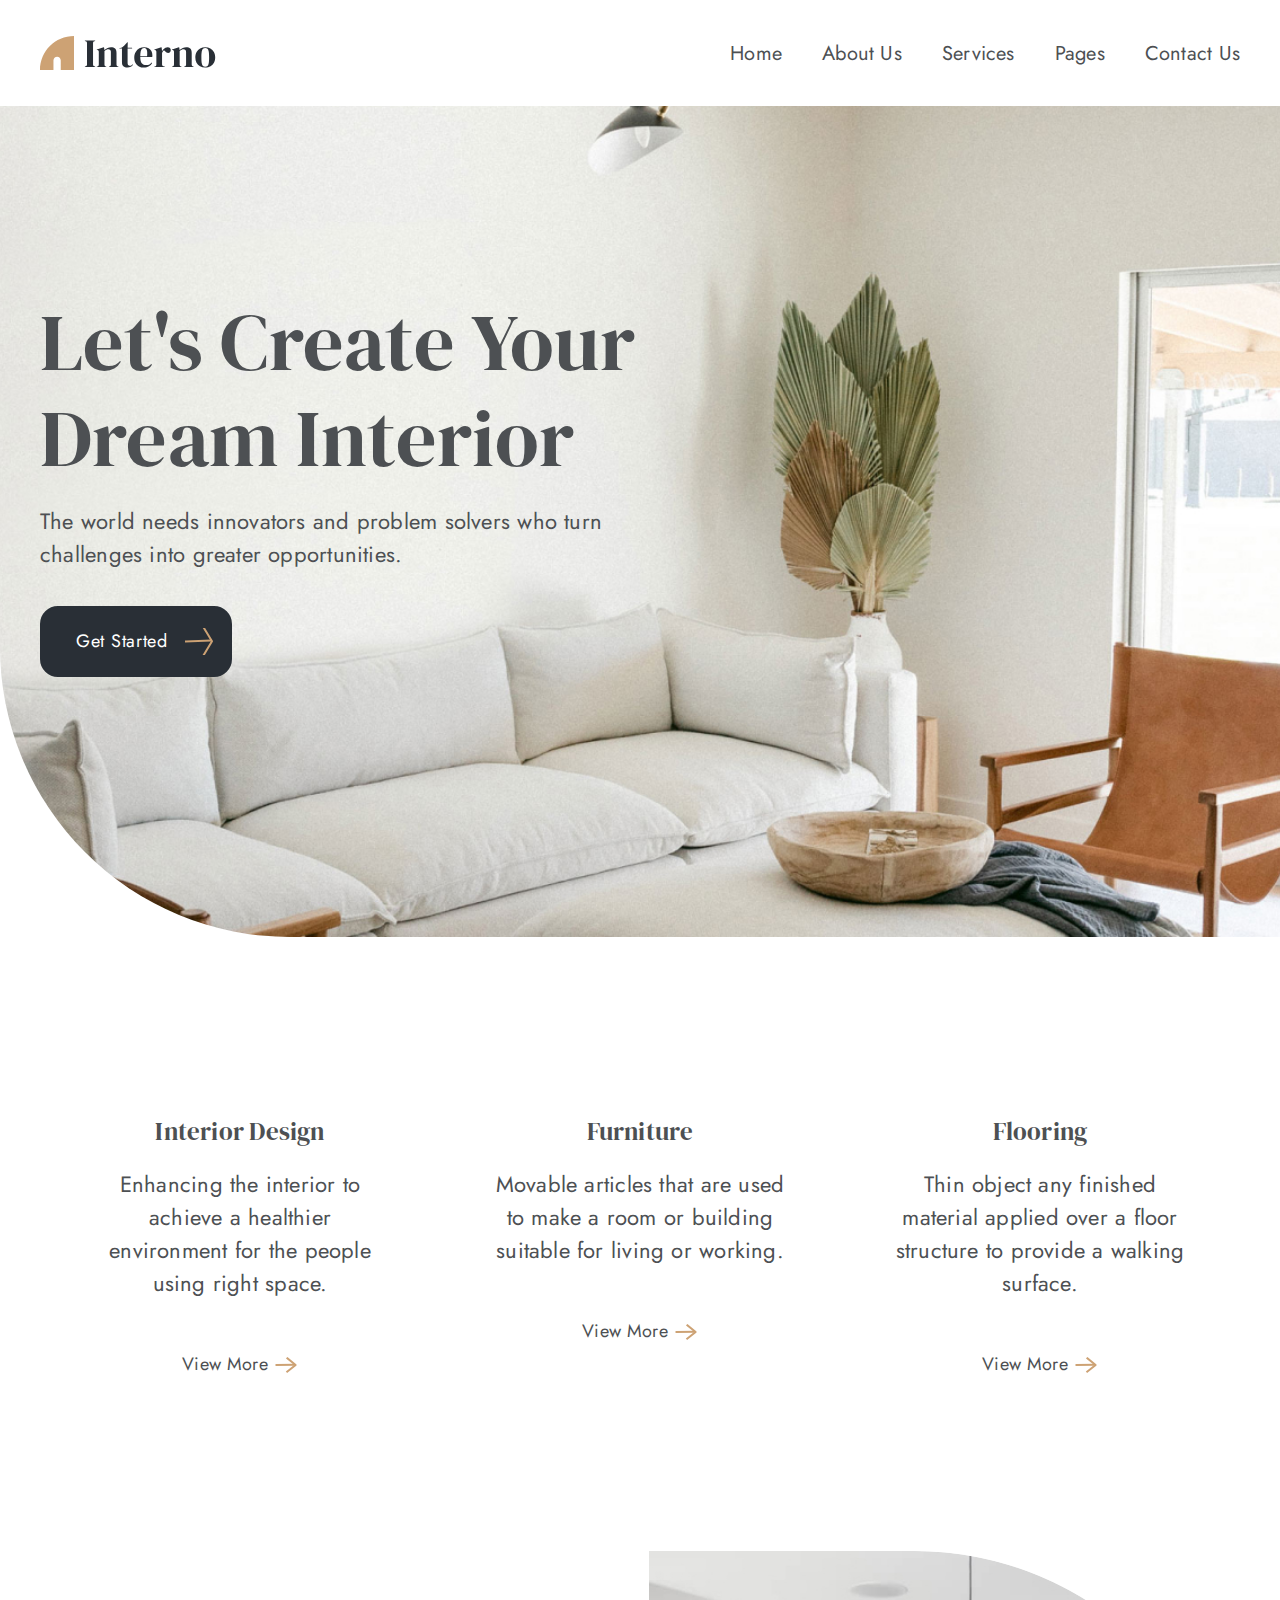
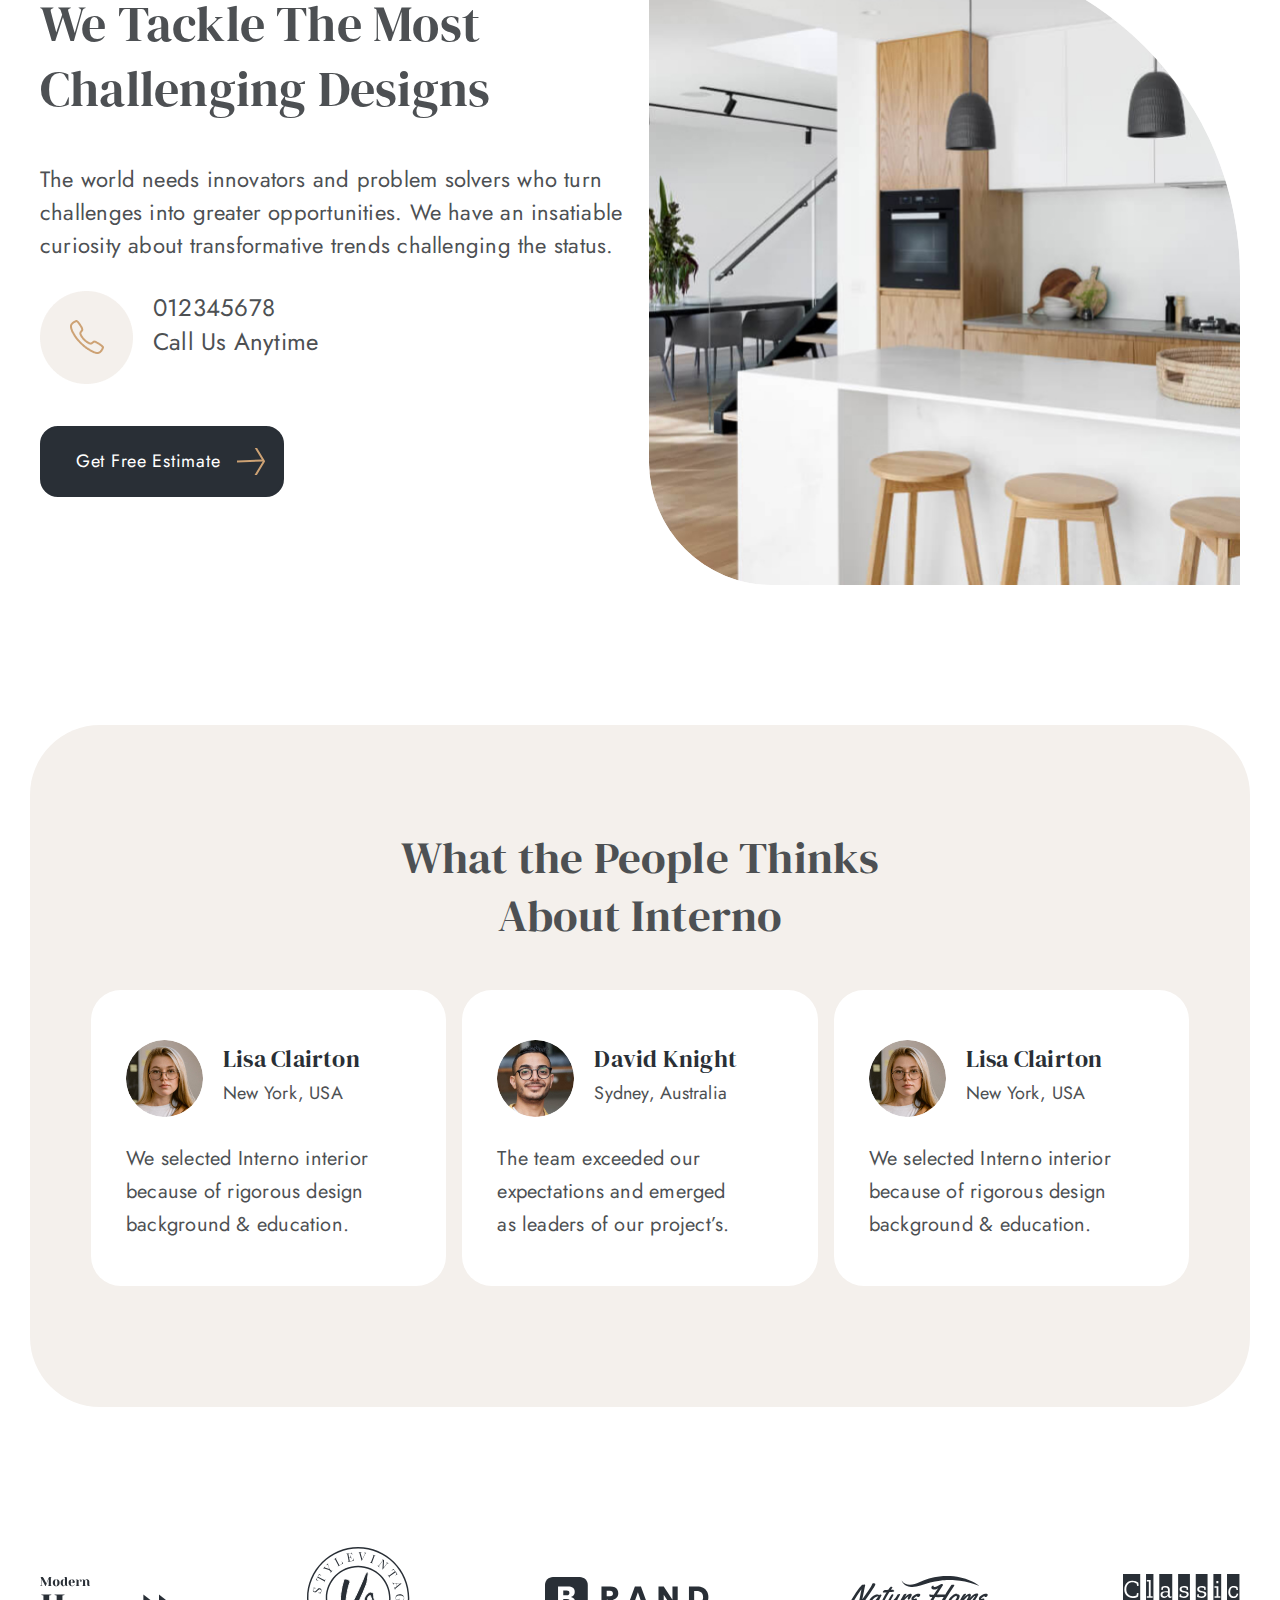
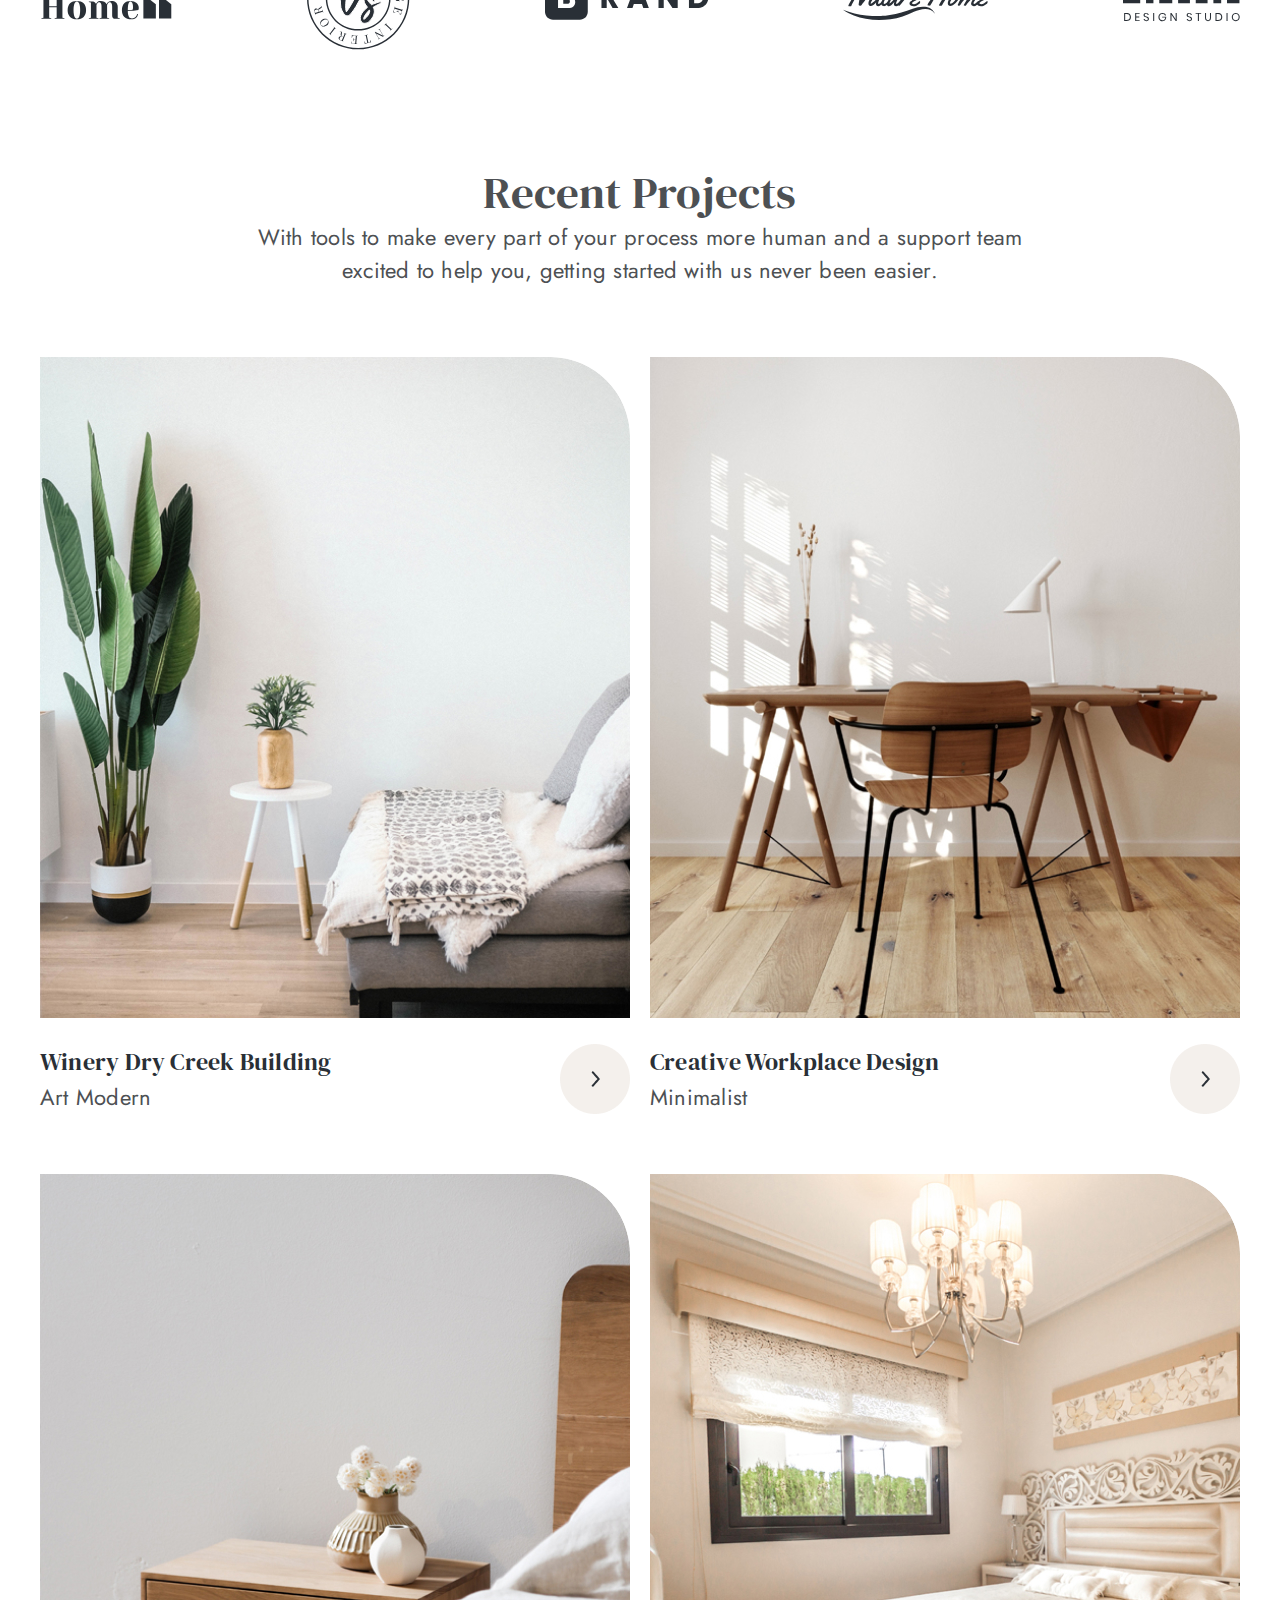
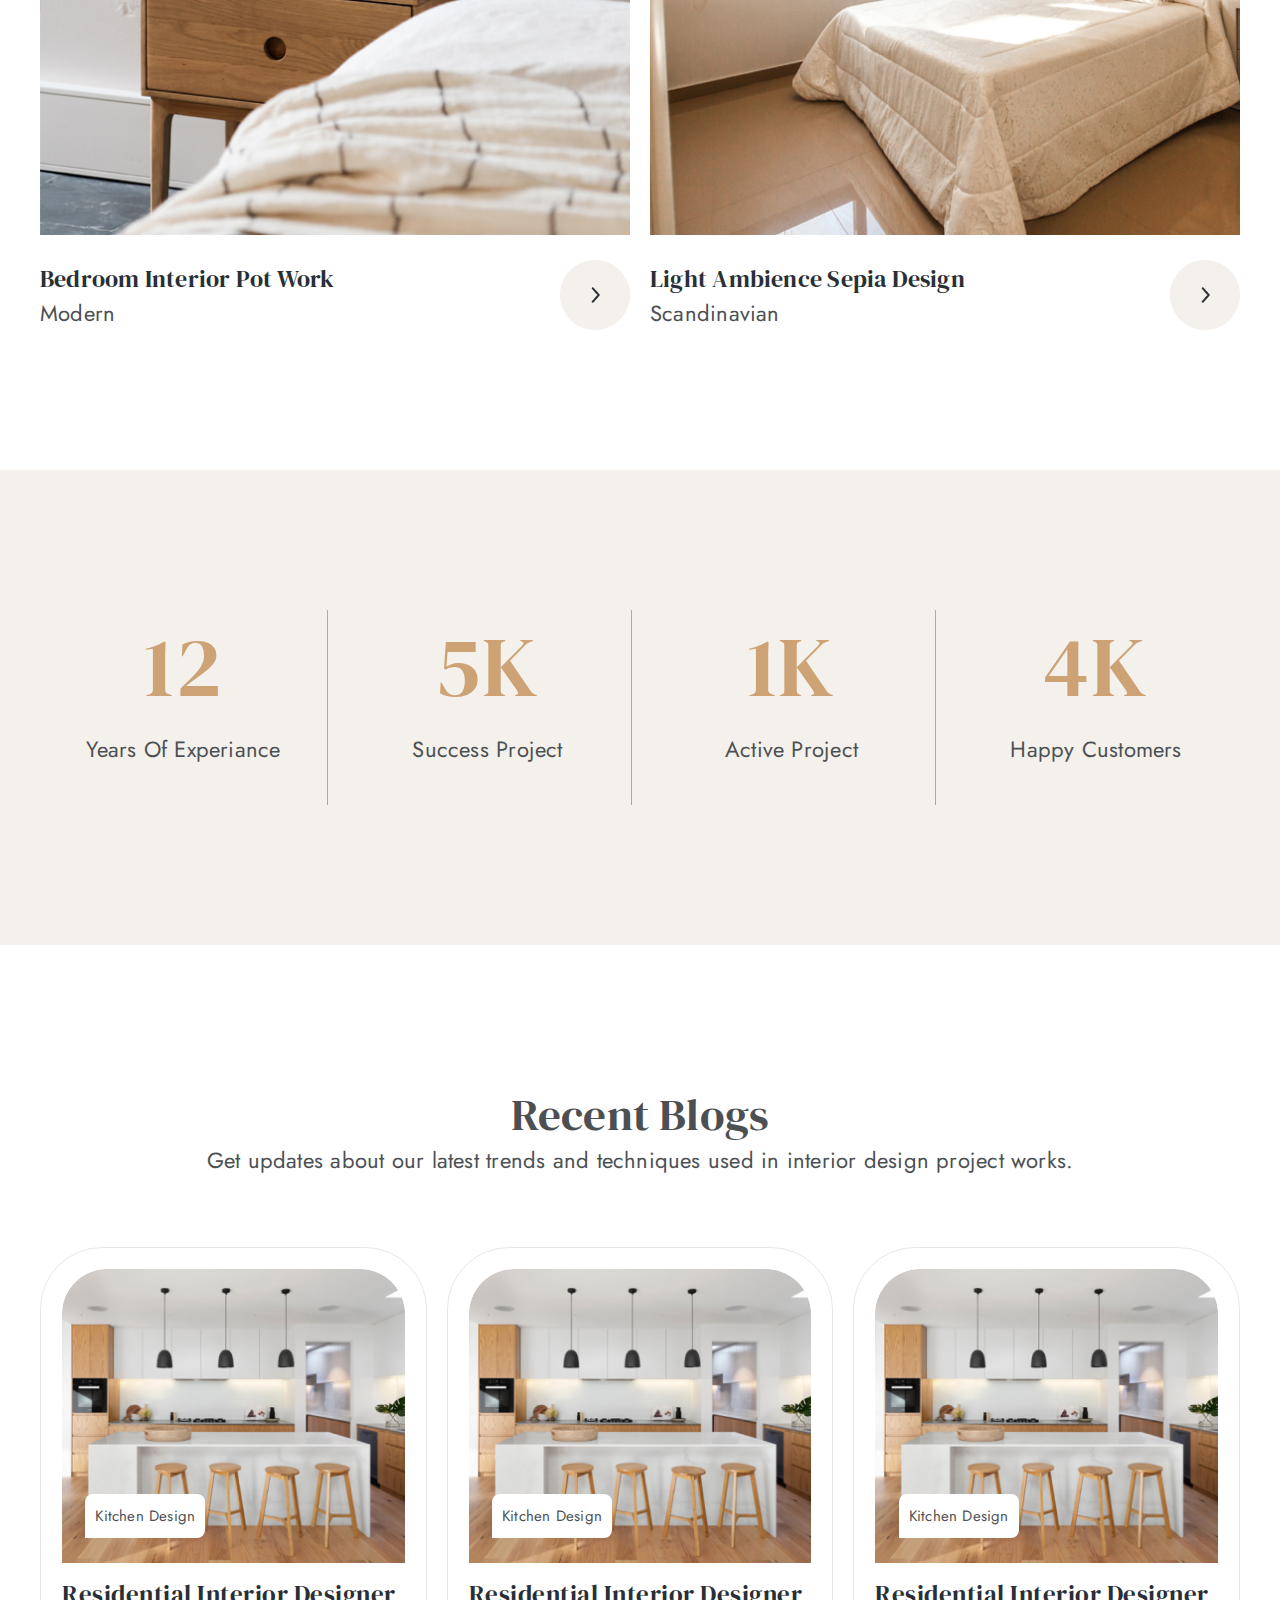
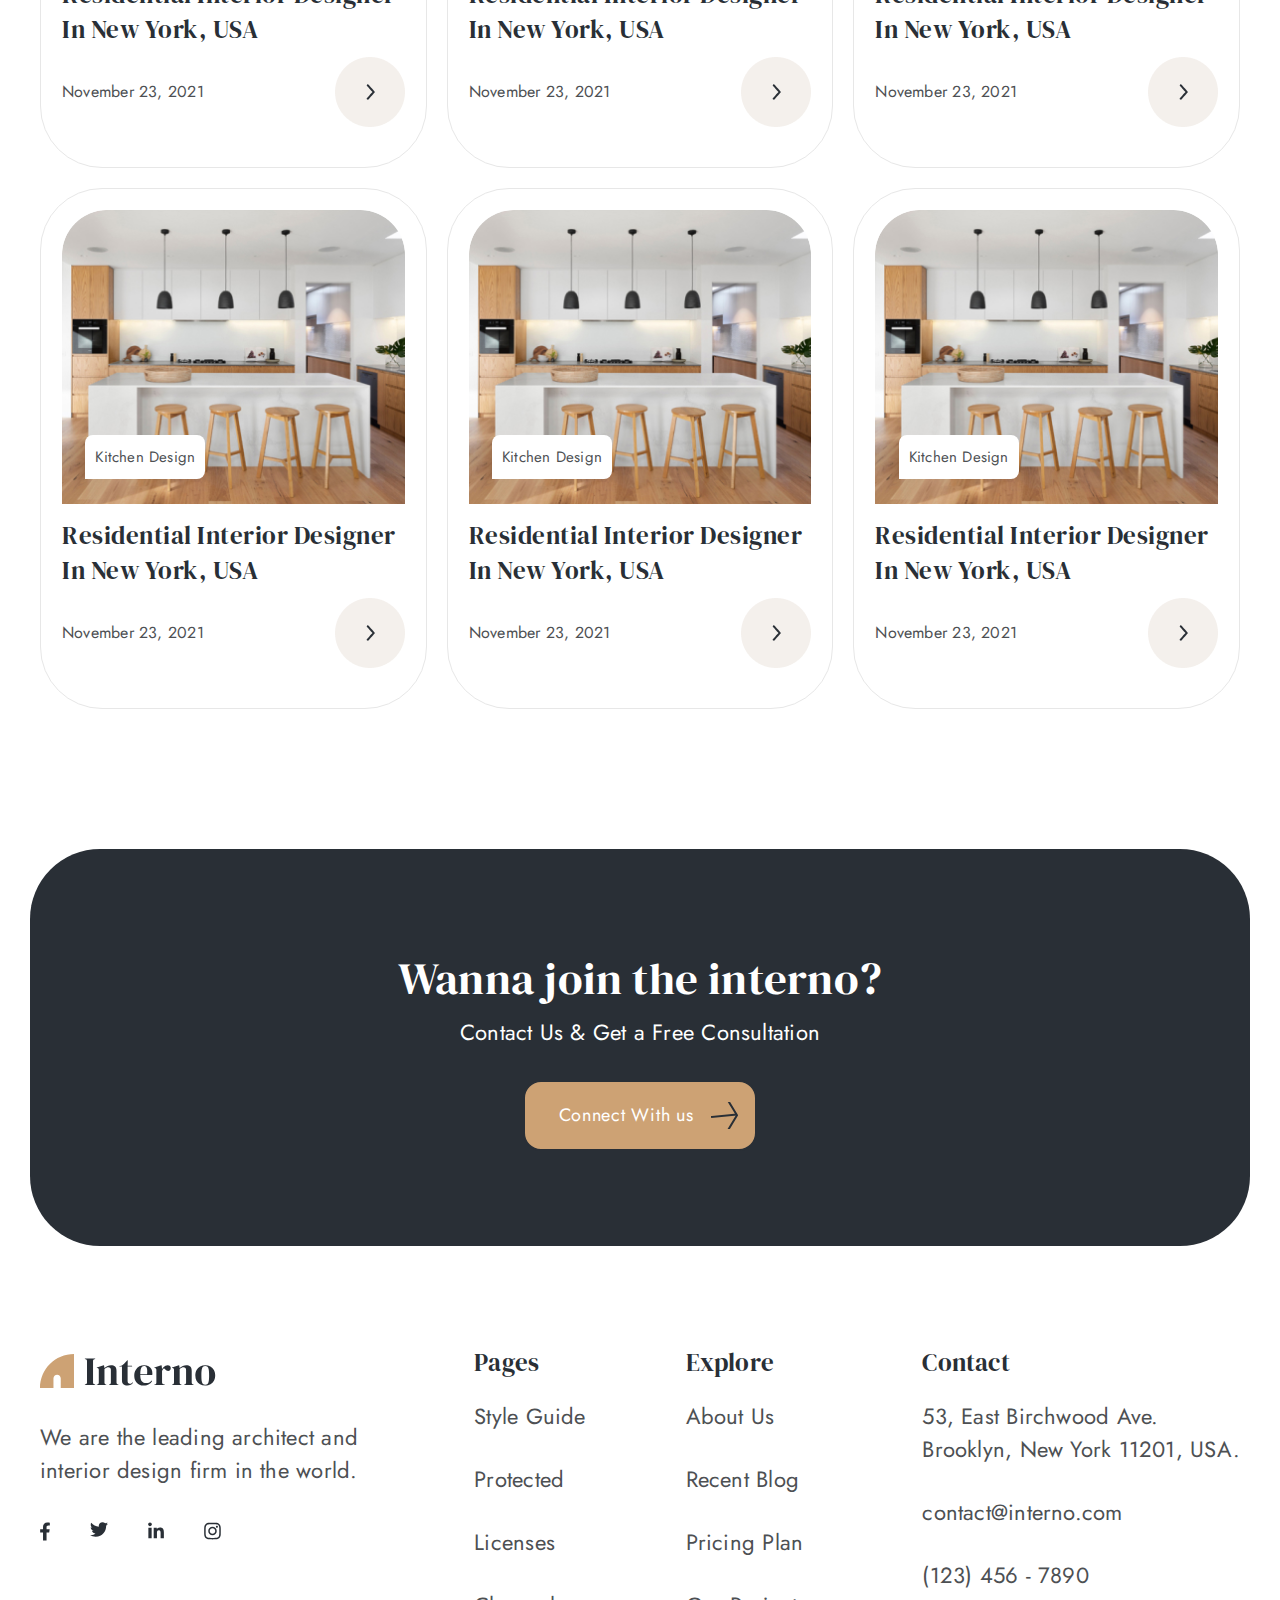
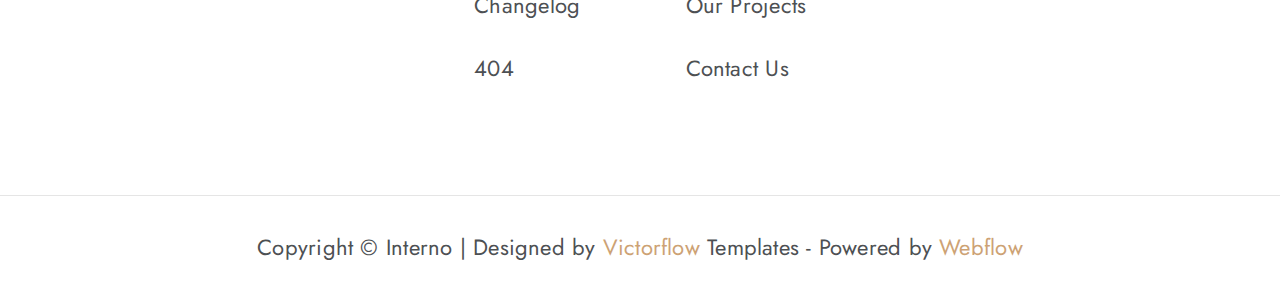
<file: index.html>
<!DOCTYPE html>
<html lang="en">
<head>
   <meta charset="UTF-8">
   <meta http-equiv="X-UA-Compatible" content="IE=edge">
   <meta name="viewport" content="width=device-width, initial-scale=1.0">
   <link rel="stylesheet" href="css/style.css">
   <title></title>
</head>
<body>
   <div class="wrapper">
      <header class="header">
         <div class="header__container">
            <div class="header__body">
                <a href="" class="header__logo"><img src="img/header/logo.svg" alt=""></a>
               <nav class="header__menu menu-header">
                  <ul class="menu-header__list">
                     <li class="menu-header__item">
                        <a href="" class="menu-header__link">Home</a>
                     </li>
                     <li class="menu-header__item">
                        <a href="" class="menu-header__link">About Us</a>
                     </li>
                     <li class="menu-header__item">
                        <a href="" class="menu-header__link">Services</a>
                     </li>
                     <li class="menu-header__item">
                        <a href="" class="menu-header__link">Pages</a>
                     </li>
                     <li class="menu-header__item">
                        <a href="" class="menu-header__link">Contact Us</a>
                     </li>
                   </ul>
               </nav>
               <div class="header__burger">
                  <span></span>
               </div>
            </div>
         </div>
      </header>
      <main class="page">
         <section class="main-block">
            <div class="main-block__container">
               <div class="main-block__body">
                  <h1 class="main-block__title">Let's Create Your Dream Interior</h1>
                  <div class="main-block__text">The world needs innovators and problem solvers who turn
                     challenges into greater opportunities.</div>
                  <a href="#" class="main-block__btn"><span>Get Started</span> </a>
               </div>
            </div>
         </section>
         <section class="services">
            <div class="services__container">
               <div class="services__items">
                  <div class="services__item item-services">
                     <div class="item-services__title">Interior Design</div>
                     <div class="item-services__text">Enhancing the interior to achieve a healthier environment for the people using right space.</div>
                     <a href="" class="item-services__link">View More<span></span></a>
                  </div>
                  <div class="services__item item-services">
                     <div class="item-services__title">Furniture</div>
                     <div class="item-services__text">Movable articles that are used to make a room or building suitable for living or working.</div>
                     <a href="" class="item-services__link">View More<span></span></a>
                  </div>
                  <div class="services__item item-services">
                     <div class="item-services__title">Flooring</div>
                     <div class="item-services__text">Thin object any finished material applied over a floor structure to provide a walking surface.</div>
                     <a href="" class="item-services__link">View More<span></span></a>
                  </div>
               </div>
            </div>
         </section>
         <section class="contacts">
            <div class="contacts__container">
               <div class="contacts__body">
                  <div class="contacts__title">We Tackle The Most Challenging Designs</div>
                  <div class="contacts__text">The world needs innovators and problem solvers who turn challenges into greater opportunities. We have
                     an insatiable curiosity about transformative trends challenging the status.</div>
                  <div class="contacts__number">
                     <a href="tel:012345678">012345678<p>Call Us Anytime</p></a>
                  </div>
                  <a href="#" class="contacts__btn"><span>Get Free Estimate</span></a>
               </div>
               <div class="contacts__image">
                  <img src="img/contacts/decor-image.jpg" alt="">
               </div>
            </div>
         </section>
         <section class="reviews">
            <div class="reviews__container">
               <div class="reviews__title">What the People Thinks <br>
                  About Interno</div>
               <div class="reviews__items">
                  <div class="reviews__item item-reviews">
                     <div class="item-reviews__customer customer">
                        <div class="customer__image">
                           <img src="img/reviews/Lisa.jpg" alt="">
                        </div>
                        <div class="customer__info">
                           <div class="customer__name">Lisa Clairton</div>
                           <div class="customer__location">New York, USA</div>
                        </div>
                     </div>
                     <div class="item-reviews__text">We selected Interno interior because of rigorous design background & education.</div>
                  </div>
                  <div class="reviews__item item-reviews">
                     <div class="item-reviews__customer customer">
                        <div class="customer__image">
                           <img src="img/reviews/david.jpg" alt="">
                        </div>
                        <div class="customer__info">
                           <div class="customer__name">David Knight</div>
                           <div class="customer__location">Sydney, Australia</div>
                        </div>
                     </div>
                     <div class="item-reviews__text">The team exceeded our expectations and emerged as leaders of our project’s.</div>
                  </div>
                  <div class="reviews__item item-reviews">
                     <div class="item-reviews__customer customer">
                        <div class="customer__image">
                           <img src="img/reviews/Lisa.jpg" alt="">
                        </div>
                        <div class="customer__info">
                           <div class="customer__name">Lisa Clairton</div>
                           <div class="customer__location">New York, USA</div>
                        </div>
                     </div>
                     <div class="item-reviews__text">We selected Interno interior because of rigorous design background & education.</div>
                  </div>
               </div>
            </div>
         </section>
         <section class="brands">
            <div class="brands__container">
               <img src="img/brands/HOME.svg" alt="">
               <img src="img/brands/VS.svg" alt="">
               <img src="img/brands/BRAND.svg" alt="">
               <img src="img/brands/naturehome.svg" alt="">
               <img src="img/brands/Classic design studio.svg" alt="">
            </div>
         </section>
         <section class="projects">
            <div class="projects__container">
               <div class="projects__body">
                  <div class="projects__title">Recent Projects</div>
                  <div class="projects__text">With tools to make every part of your process more human and a support team
                   <br>  excited to help you, getting started with us never been easier.</div>
               </div>
               <div class="projects__items">
                  <div class="projects__item item-projects">
                     <a href="#" class="item-projects__image">
                        <img src="img/projects/1.jpg" alt="">
                     </a>
                     <div class="item-projects__info info">
                        <div class="info__name">
                           <div class="info__title">Winery Dry Creek Building</div>
                           <div class="info__style">Art Modern</div>
                        </div>
                        <a href="#" class="info__link">
                           <img src="img/projects/link.png" alt="">
                        </a>
                     </div>
                  </div>
                  <div class="projects__item item-projects">
                     <a href="#" class="item-projects__image">
                        <img src="img/projects/2.jpg" alt="">
                     </a>
                     <div class="item-projects__info info">
                        <div class="info__name">
                           <div class="info__title">Creative Workplace Design</div>
                           <div class="info__style">Minimalist</div>
                        </div>
                        <a href="#" class="info__link">
                           <img src="img/projects/link.png" alt="">
                        </a>
                     </div>
                  </div>
                  <div class="projects__item item-projects">
                     <a href="#" class="item-projects__image">
                        <img src="img/projects/3.jpg" alt="">
                     </a>
                     <div class="item-projects__info info">
                        <div class="info__name">
                           <div class="info__title">Bedroom Interior Pot Work</div>
                           <div class="info__style">Modern</div>
                        </div>
                        <a href="#" class="info__link">
                           <img src="img/projects/link.png" alt="">
                        </a>
                     </div>
                  </div>
                  <div class="projects__item item-projects">
                     <a href="#" class="item-projects__image">
                        <img src="img/projects/4.jpg" alt="">
                     </a>
                     <div class="item-projects__info info">
                        <div class="info__name">
                           <div class="info__title">Light Ambience Sepia Design</div>
                           <div class="info__style">Scandinavian</div>
                        </div>
                        <a href="#" class="info__link">
                           <img src="img/projects/link.png" alt="">
                        </a>
                     </div>
                  </div>
               </div>
            </div>
         </section>
         <section class="stats">
            <div class="stats__container">
               <div class="stats__items">
                  <div class="stats__item item-stats">
                     <div class="item-stats__value">12</div>
                     <div class="item-stats__temt">Years Of Experiance</div>
                  </div>
                  <div class="stats__item item-stats">
                     <div class="item-stats__value">5K</div>
                     <div class="item-stats__temt">Success Project</div>
                  </div>
                  <div class="stats__item item-stats">
                     <div class="item-stats__value">1K</div>
                     <div class="item-stats__temt">Active Project</div>
                  </div>
                  <div class="stats__item item-stats">
                     <div class="item-stats__value">4K</div>
                     <div class="item-stats__temt">Happy Customers</div>
                  </div>
               </div>
            </div>
         </section>
         <section class="blogs">
            <div class="blogs__container">
               <div class="blogs__body">
                  <div class="blogs__title">Recent Blogs</div>
                  <div class="blogs__text">Get updates about our latest trends and techniques used in
                     interior design project works.</div>
               </div>
               <div class="blogs__items">
                  <div class="blogs__item item-blogs">
                     <a href="" class="item-blogs__image">
                        <div class="item-blogs__label">Kitchen Design</div>
                        <img src="img/blog/1.jpg" alt="">
                     </a>
                     <div class="item-blogs__title">Residential Interior Designer In New York, USA</div>
                     <div class="item-blogs__info info">
                           <div class="info__date">November 23, 2021</div>
                        <a href="#" class="info__link">
                           <img src="img/projects/link.png" alt="">
                        </a>
                     </div>
                  </div>
                  <div class="blogs__item item-blogs">
                     <a href="" class="item-blogs__image">
                        <div class="item-blogs__label">Kitchen Design</div>
                        <img src="img/blog/1.jpg" alt="">
                     </a>
                     <div class="item-blogs__title">Residential Interior Designer In New York, USA</div>
                     <div class="item-blogs__info info">
                        <div class="info__date">November 23, 2021</div>
                        <a href="#" class="info__link">
                           <img src="img/projects/link.png" alt="">
                        </a>
                     </div>
                  </div>
                  <div class="blogs__item item-blogs">
                     <a href="" class="item-blogs__image">
                        <div class="item-blogs__label">Kitchen Design</div>
                        <img src="img/blog/1.jpg" alt="">
                     </a>
                     <div class="item-blogs__title">Residential Interior Designer In New York, USA</div>
                     <div class="item-blogs__info info">
                        <div class="info__date">November 23, 2021</div>
                        <a href="#" class="info__link">
                           <img src="img/projects/link.png" alt="">
                        </a>
                     </div>
                  </div>
                  <div class="blogs__item item-blogs">
                     <a href="" class="item-blogs__image">
                        <div class="item-blogs__label">Kitchen Design</div>
                        <img src="img/blog/1.jpg" alt="">
                     </a>
                     <div class="item-blogs__title">Residential Interior Designer In New York, USA</div>
                     <div class="item-blogs__info info">
                        <div class="info__date">November 23, 2021</div>
                        <a href="#" class="info__link">
                           <img src="img/projects/link.png" alt="">
                        </a>
                     </div>
                  </div>
                  <div class="blogs__item item-blogs">
                     <a href="" class="item-blogs__image">
                        <div class="item-blogs__label">Kitchen Design</div>
                        <img src="img/blog/1.jpg" alt="">
                     </a>
                     <div class="item-blogs__title">Residential Interior Designer In New York, USA</div>
                     <div class="item-blogs__info info">
                        <div class="info__date">November 23, 2021</div>
                        <a href="#" class="info__link">
                           <img src="img/projects/link.png" alt="">
                        </a>
                     </div>
                  </div>
                  <div class="blogs__item item-blogs">
                     <a href="" class="item-blogs__image">
                        <div class="item-blogs__label">Kitchen Design</div>
                        <img src="img/blog/1.jpg" alt="">
                     </a>
                     <div class="item-blogs__title">Residential Interior Designer In New York, USA</div>
                     <div class="item-blogs__info info">
                        <div class="info__date">November 23, 2021</div>
                        <a href="#" class="info__link">
                           <img src="img/projects/link.png" alt="">
                        </a>
                     </div>
                  </div>
               </div>
            </div>
         </section>
         <section class="join">
            <div class="join__container">
               <div class="join__title">Wanna join the interno?</div>
               <div class="join__text">Contact Us & Get a Free Consultation</div>
               <a href="" class="join__btn"><span>Connect With us</spa></a>
            </div>
         </section>
      </main>
      <footer class="footer">
         <div class="footer__container">
            <div class="footer__body body-footer">
               <div class="body-footer__columns">
                  <a href="" class="body-footer__logo"><img src="img/header/logo.svg" alt=""></a>
                  <div class="body-footer__text">We are the leading architect and <br> interior design firm in the world.</div>
                  <div class="body-footer__social">
                     <a href="" class="body-footer__link">
                        <img src="img/footer/facebook.svg" alt="">
                     </a>
                     <a href="" class="body-footer__link">
                        <img src="img/footer/twitter.svg" alt="">
                     </a>
                     <a href="" class="body-footer__link">
                        <img src="img/footer/in.svg" alt="">
                     </a>
                     <a href="" class="body-footer__link">
                        <img src="img/footer/insta.svg" alt="">
                     </a>
                  </div>
               </div>
               <div class="body-footer__columns">
                  <nav class="body-footer__menu menu-footer">
                     <div class="menu-footer__columns">
                        <div class="menu-footer__title">Pages</div>
                        <ul class="menu-footer__list">
                           <li class="menu-footer__item">
                              <a href="" class="menu-footer__link">Style Guide</a>
                           </li>
                           <li class="menu-footer__item">
                              <a href="" class="menu-footer__link">Protected</a>
                           </li>
                           <li class="menu-footer__item">
                              <a href="" class="menu-footer__link">Licenses</a>
                           </li>
                           <li class="menu-footer__item">
                              <a href="" class="menu-footer__link">Changelog</a>
                           </li>
                           <li class="menu-footer__item">
                              <a href="" class="menu-footer__link">404</a>
                           </li>
                        </ul>
                     </div>
                     <div class="menu-footer__columns">
                        <div class="menu-footer__title">Explore</div>
                        <ul class="menu-footer__list">
                           <li class="menu-footer__item">
                              <a href="" class="menu-footer__link">About Us</a>
                           </li>
                           <li class="menu-footer__item">
                              <a href="" class="menu-footer__link">Recent Blog</a>
                           </li>
                           <li class="menu-footer__item">
                              <a href="" class="menu-footer__link">Pricing Plan</a>
                           </li>
                           <li class="menu-footer__item">
                              <a href="" class="menu-footer__link">Our Projects</a>
                           </li>
                           <li class="menu-footer__item">
                              <a href="" class="menu-footer__link">Contact Us</a>
                           </li>
                        </ul>
                     </div>
                  </nav>
               </div>
               <div class="body-footer__columns">
                  <div class="body-footer__contacts contacts-footer">
                     <div class="contacts-footer__title">Contact</div>
                     <ul class="contacts-footer__list">
                        <li class="contacts-footer__item">
                           <a href="" class="contacts-footer__link">53, East Birchwood Ave. <br> Brooklyn, New York 11201, USA.</a>
                        </li>
                        <li class="contacts-footer__item">
                           <a href="mailto:contact@interno.com" class="contacts-footer__link">contact@interno.com</a>
                        </li>
                        <li class="contacts-footer__item">
                           <a href="tel:1234567890" class="contacts-footer__link">(123) 456 - 7890</a>
                        </li>
                     </ul>
                  </div>
               </div>
            </div>
         </div>
         <div class="footer__copy copy-footer">
            <div class="copy-footer__text">
               Copyright © Interno | Designed by <span>Victorflow</span> Templates - Powered by <span>Webflow</span>
            </div>
         </div>
      </footer>
   </div>
   <script src="https://ajax.googleapis.com/ajax/libs/jquery/3.5.1/jquery.min.js"></script>
   <script src="js/script.js"></script>
</body>
</html>
</file>
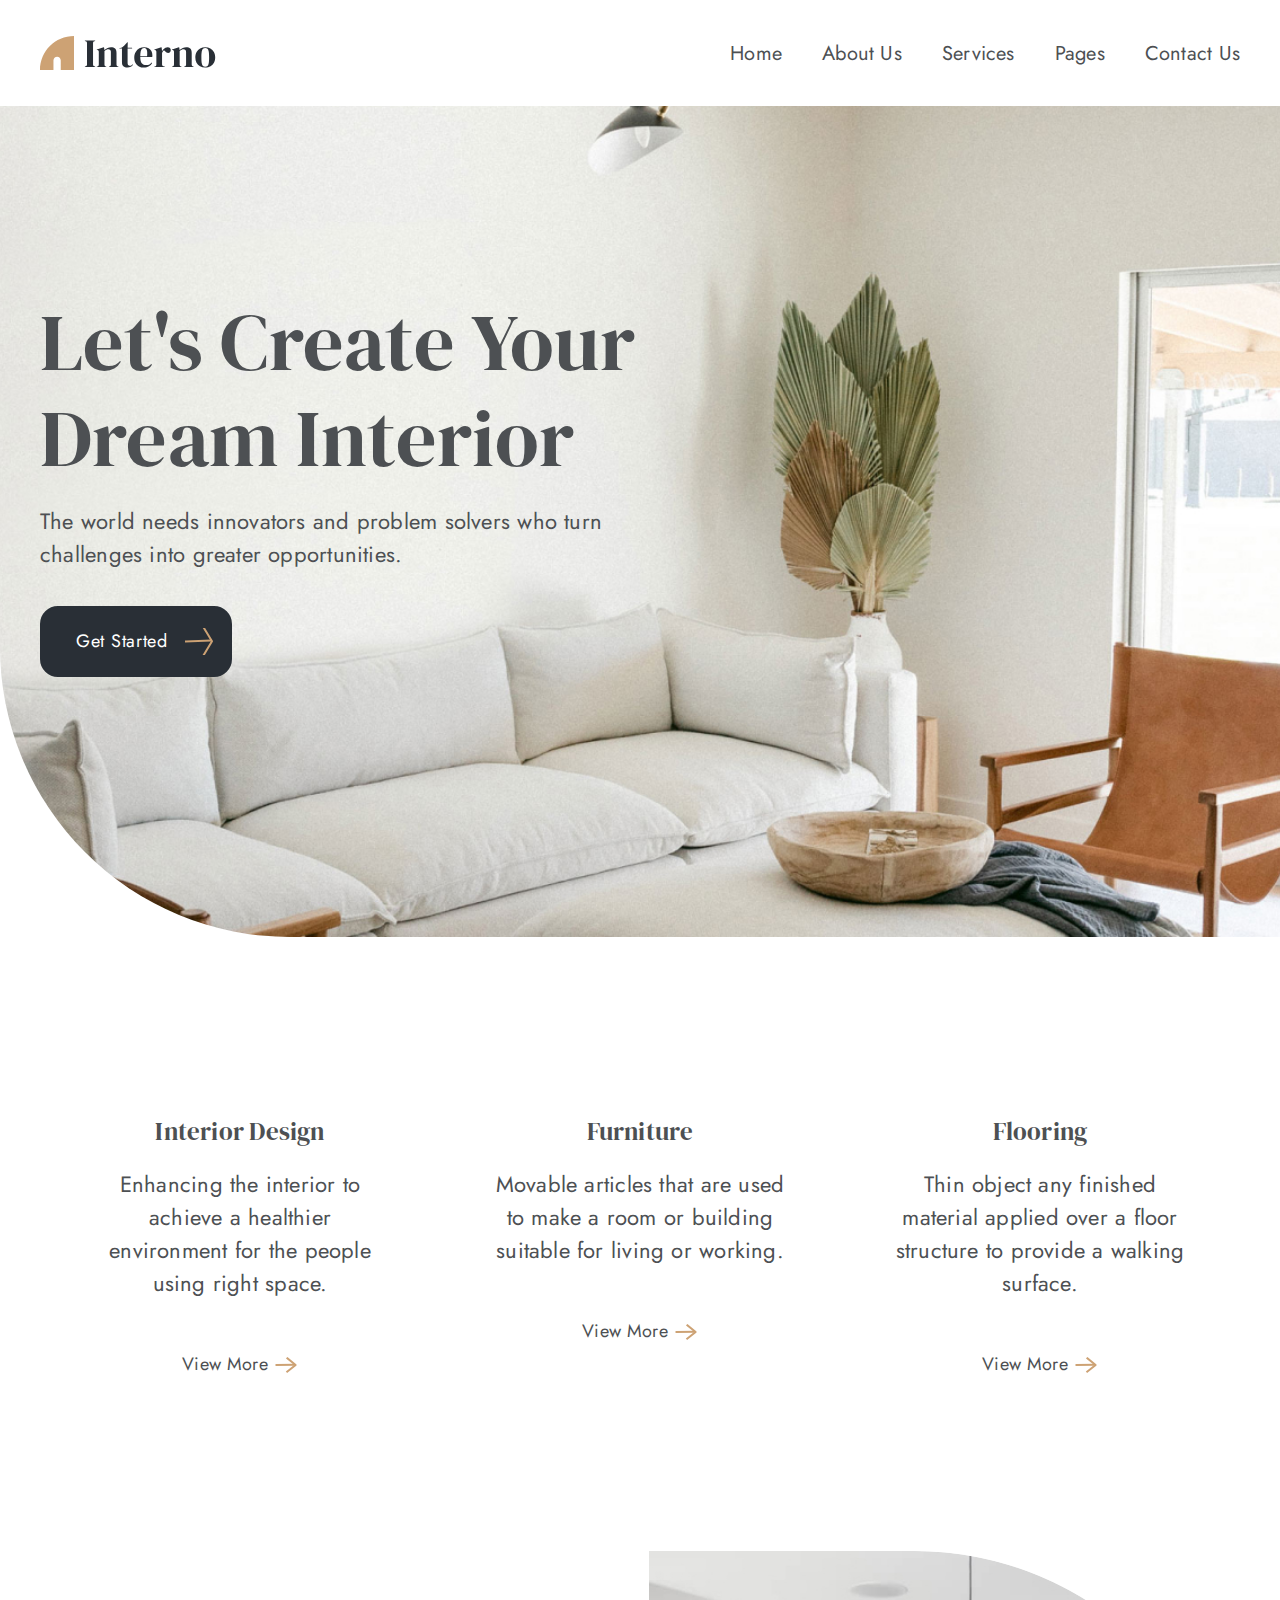
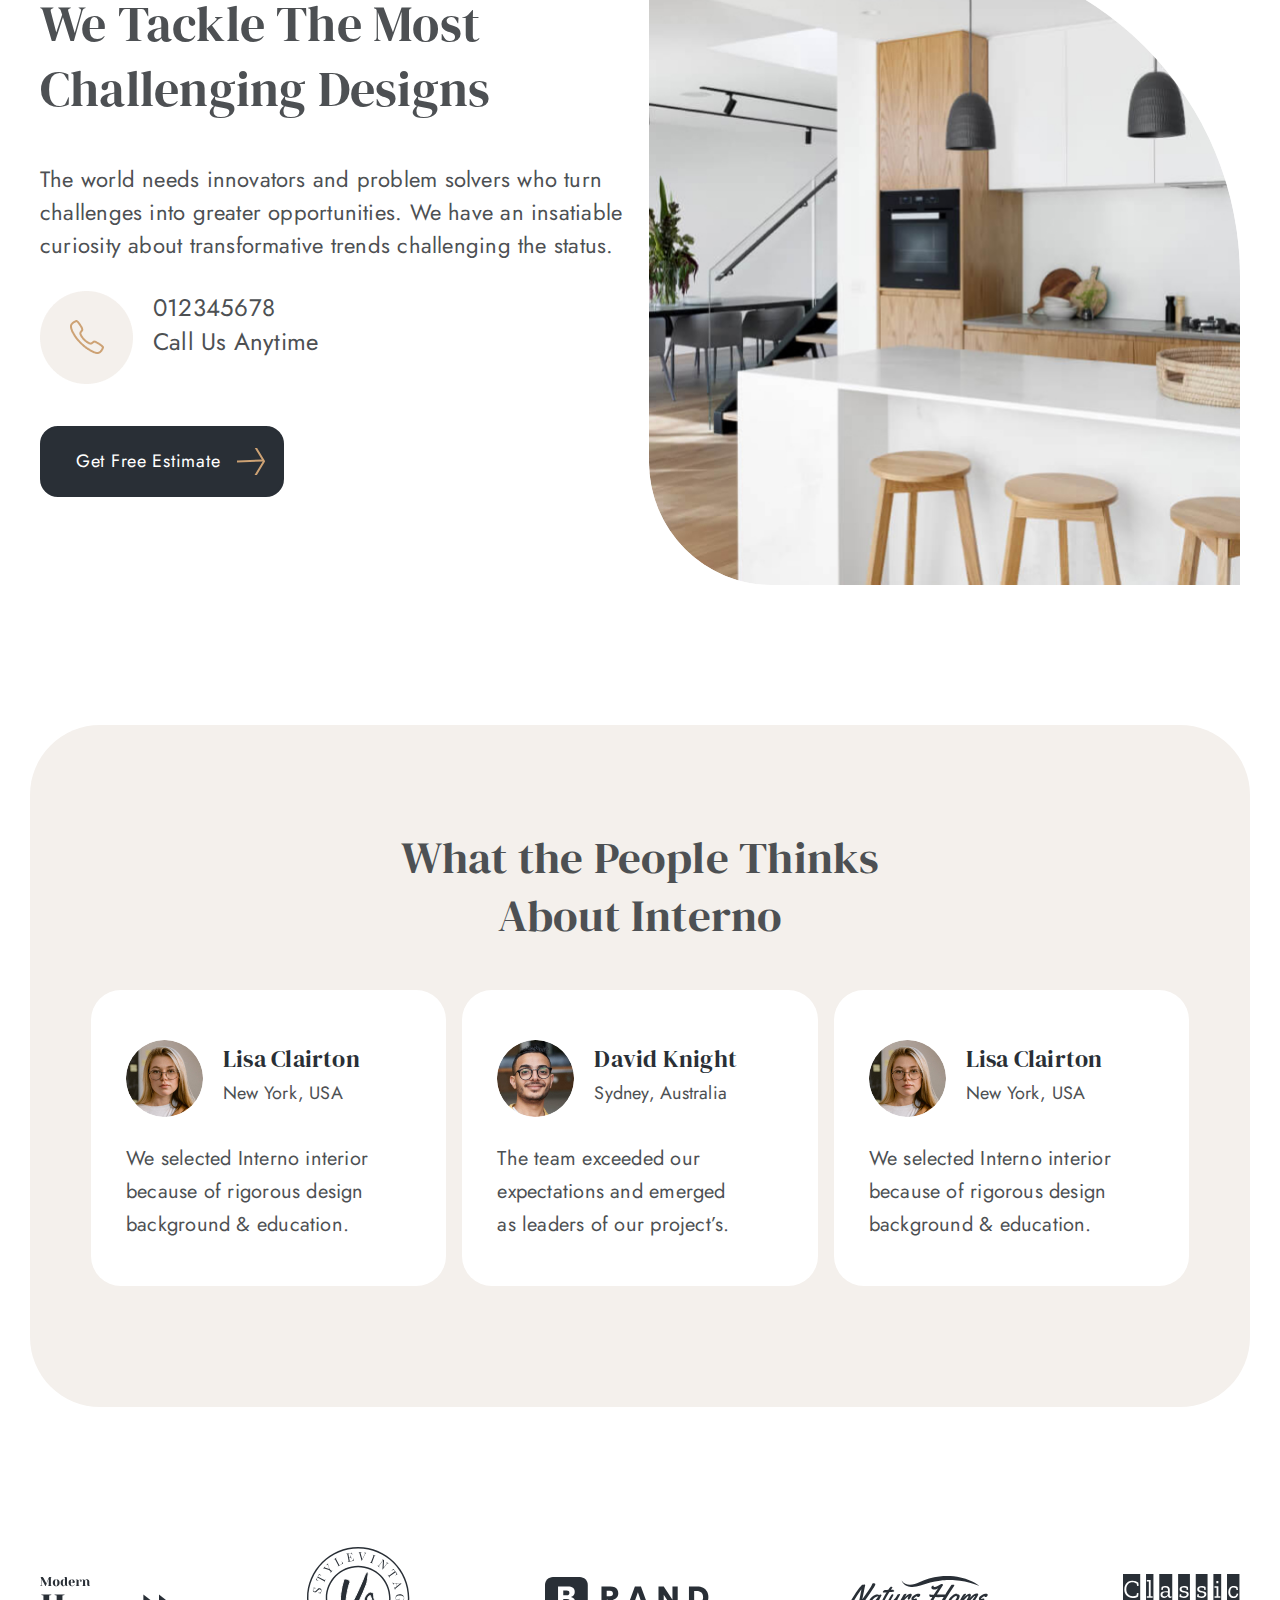
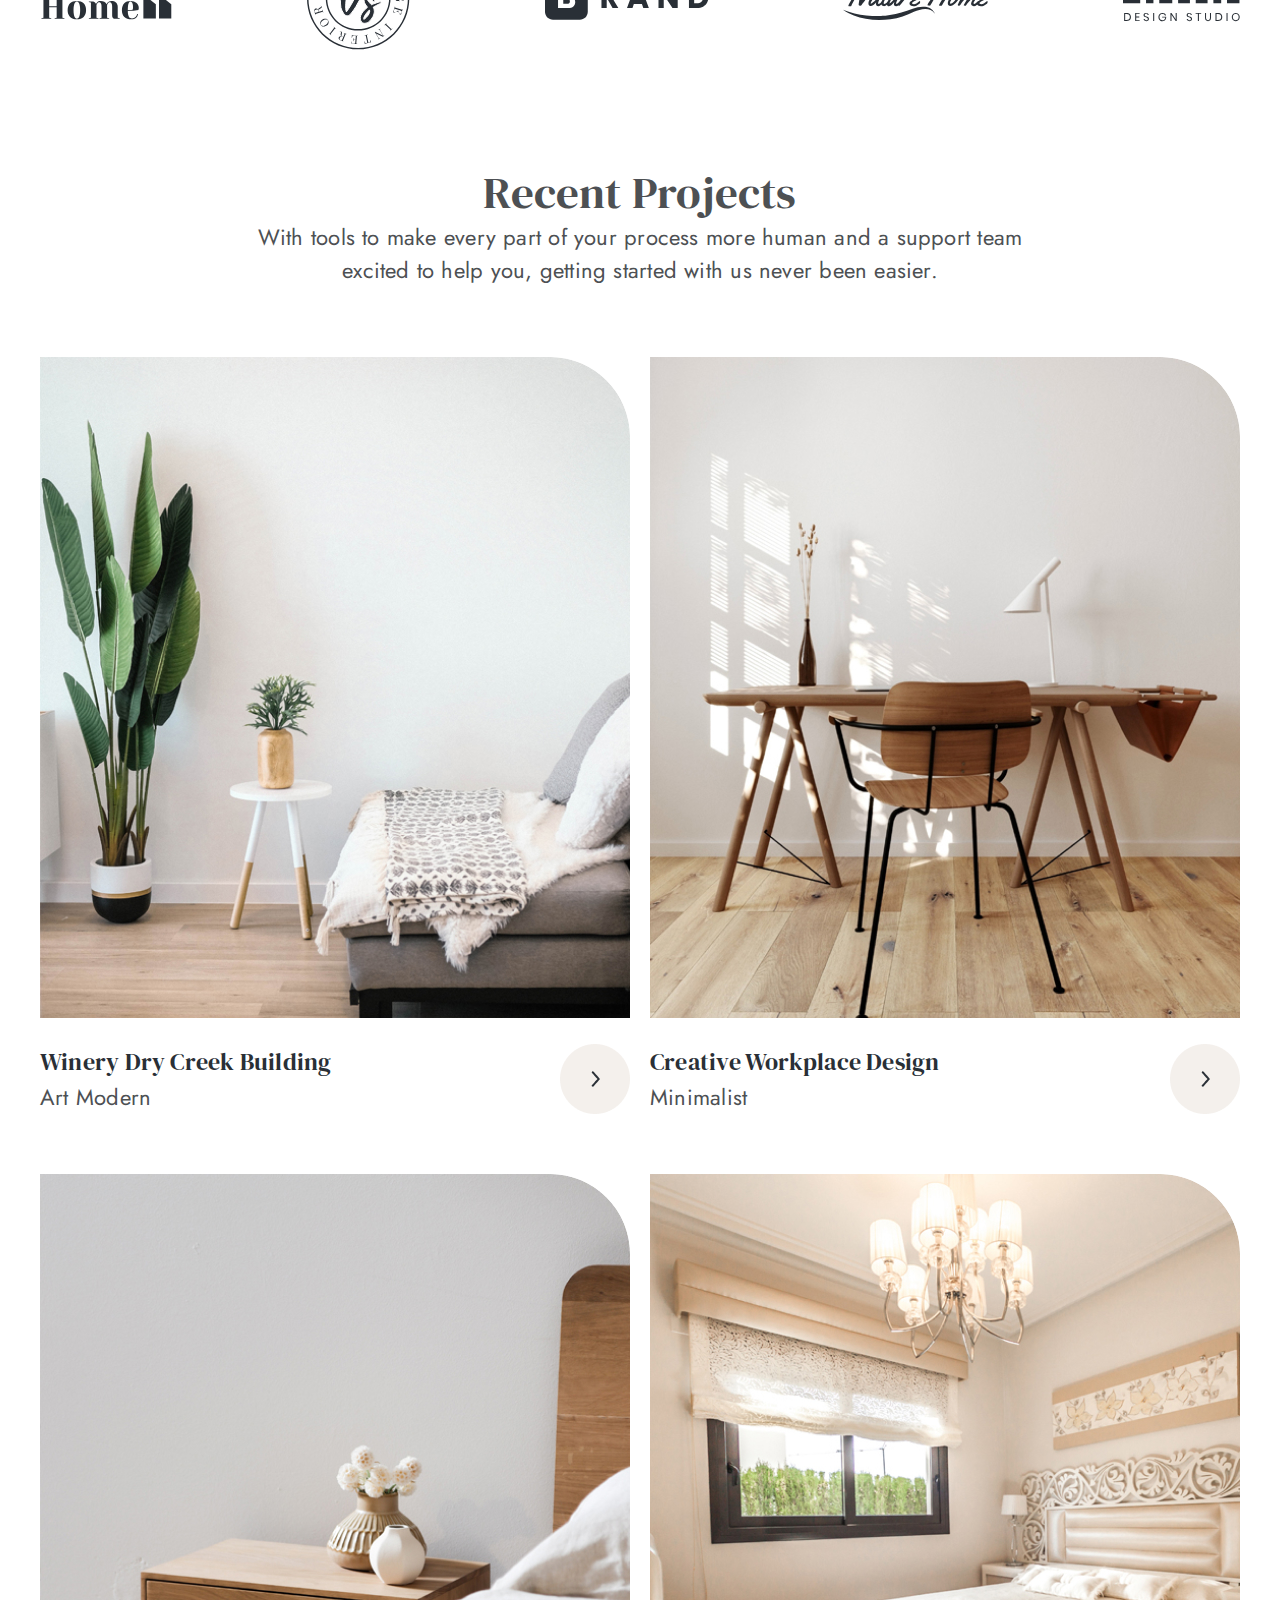
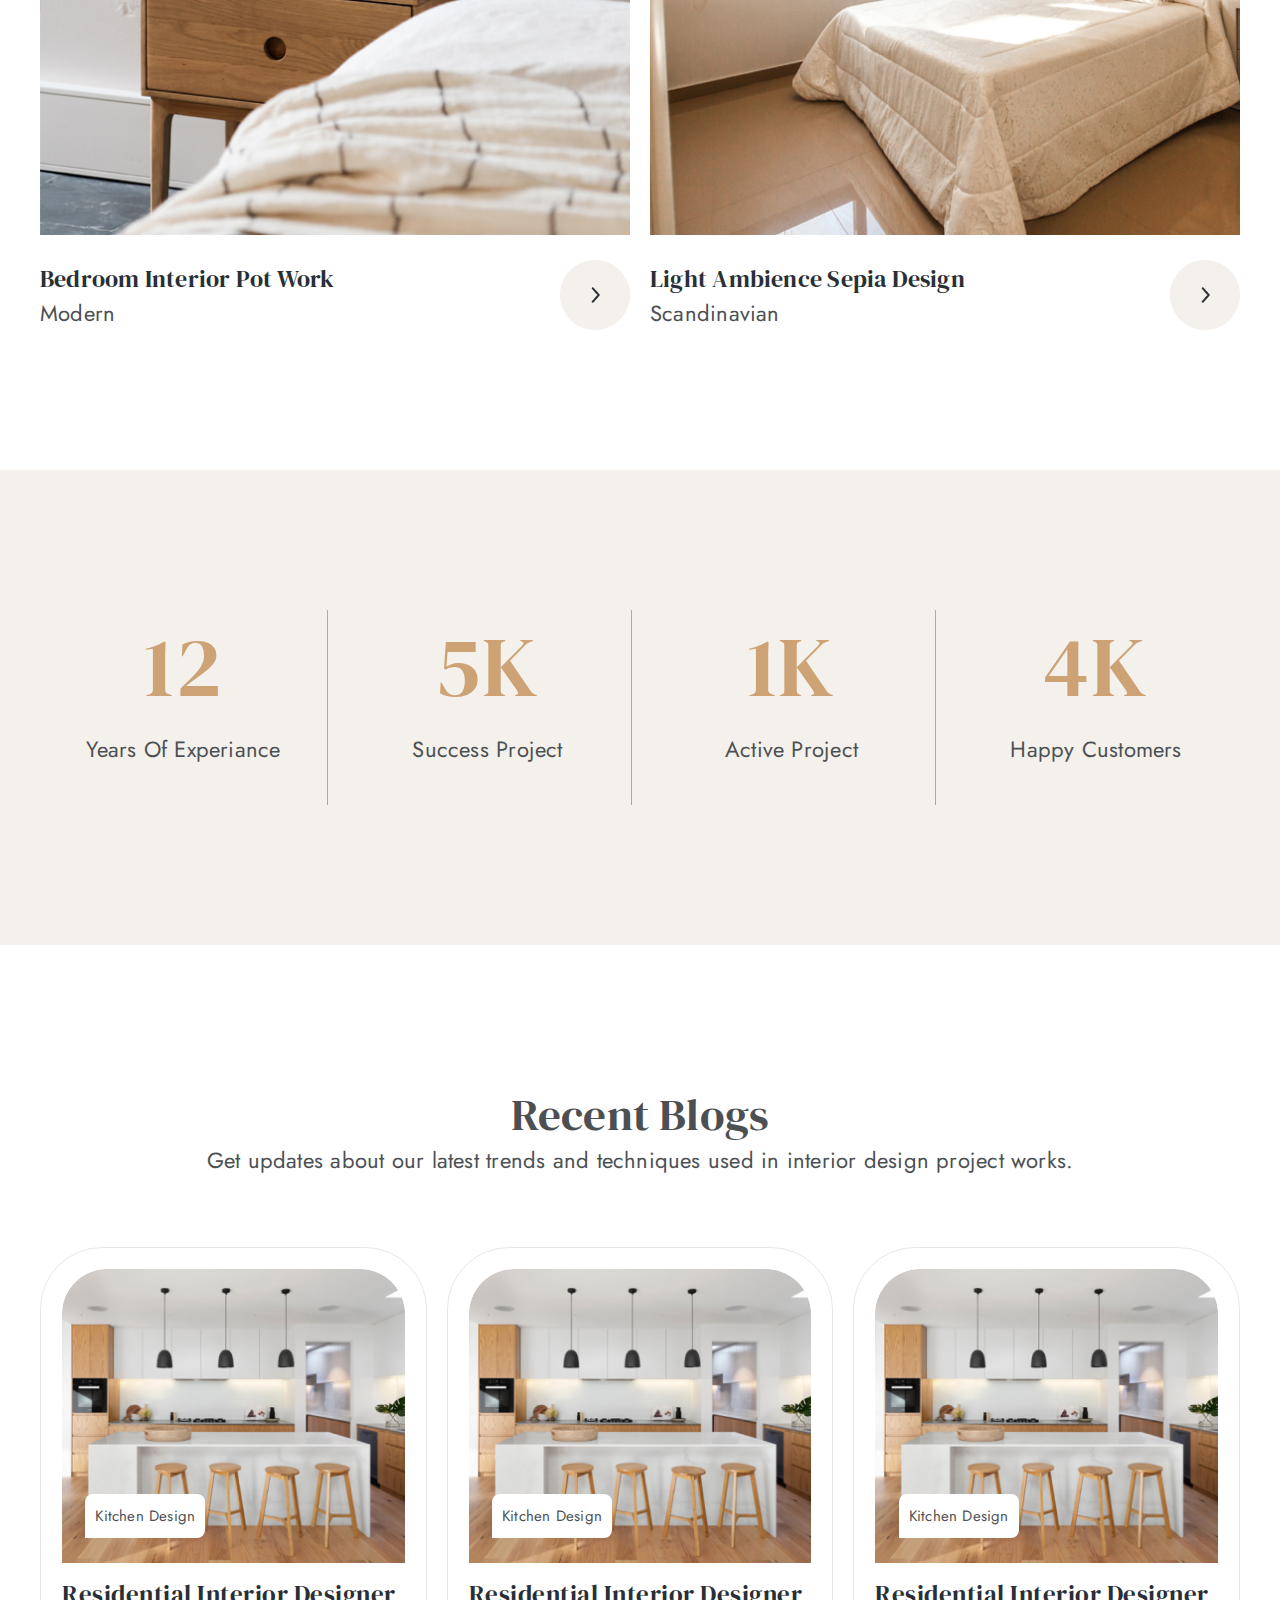
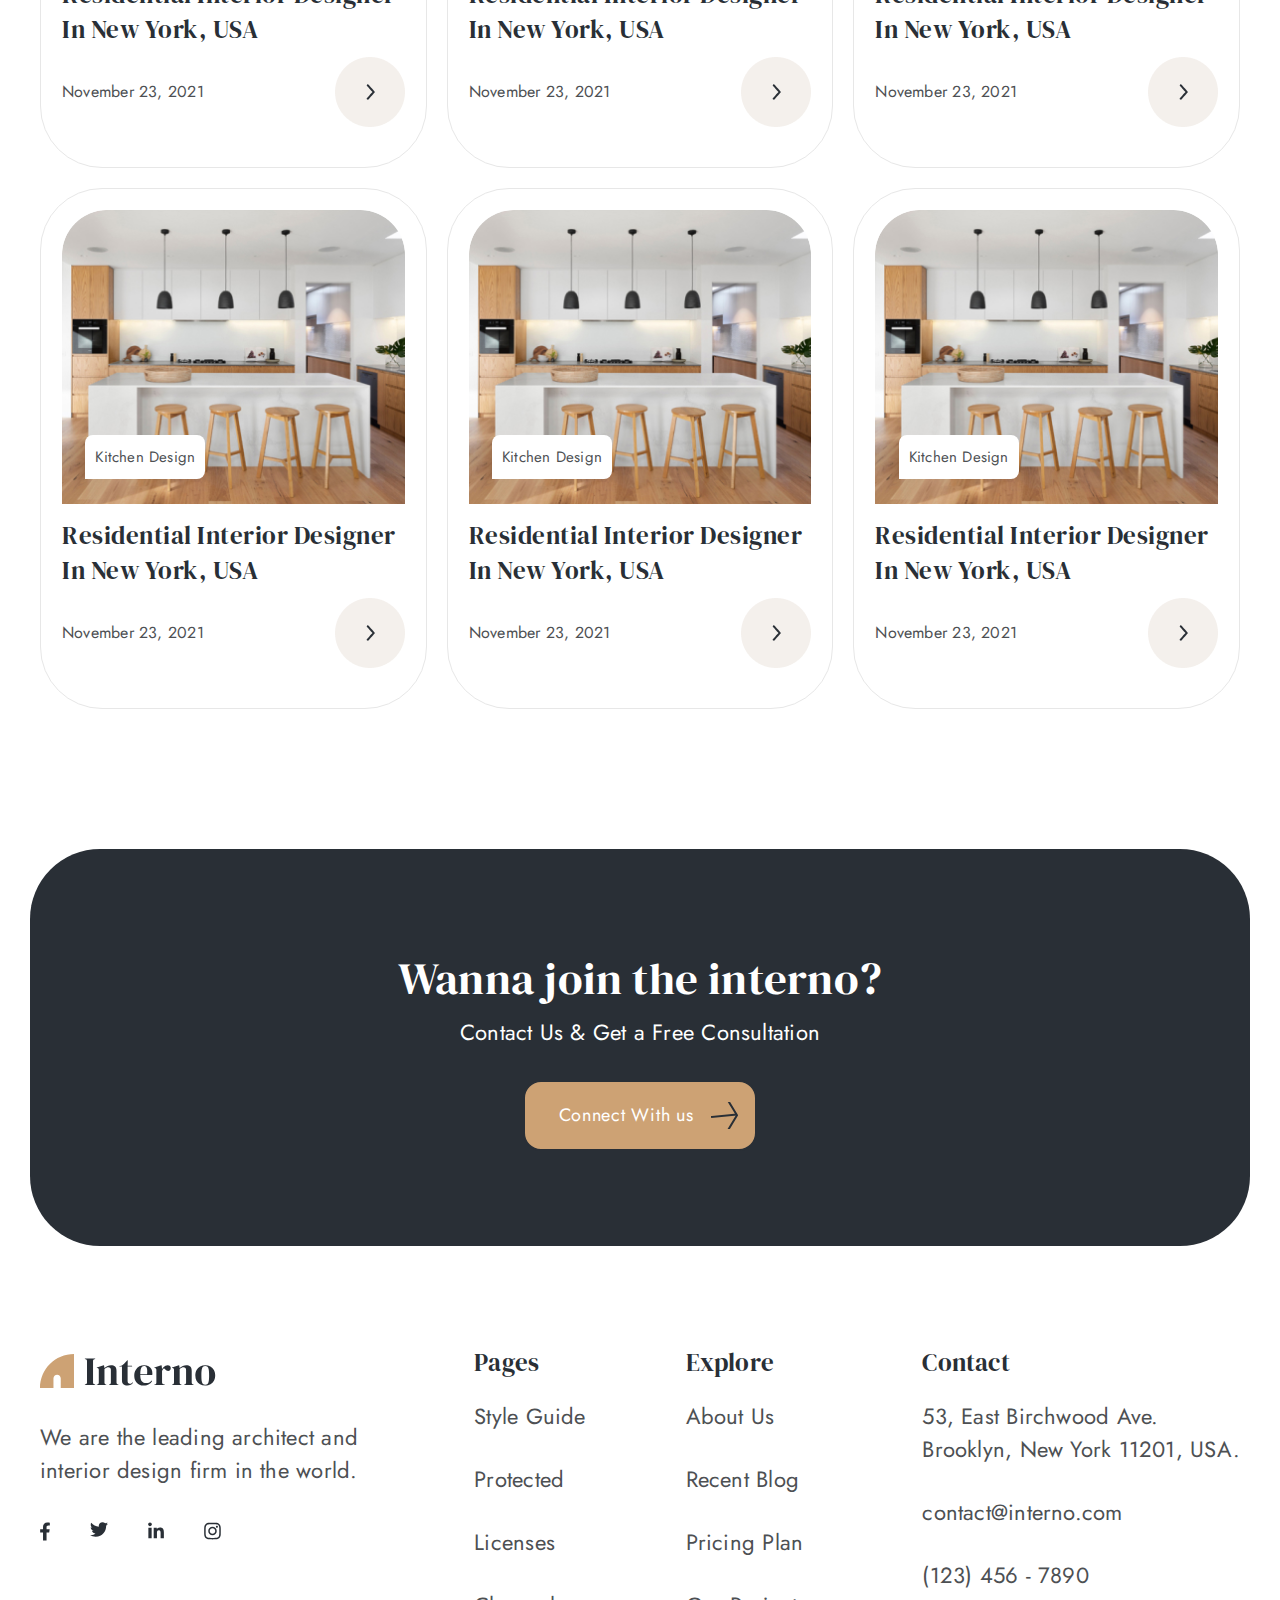
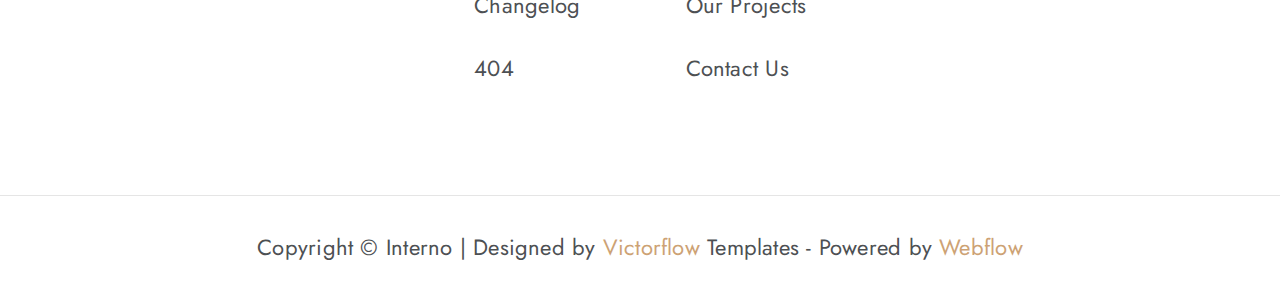
<file: scss/index.html>
<!DOCTYPE html>
<html lang="en">
<head>
   <meta charset="UTF-8">
   <meta http-equiv="X-UA-Compatible" content="IE=edge">
   <meta name="viewport" content="width=device-width, initial-scale=1.0">
   <link rel="stylesheet" href="../css/style.css">
   <title></title>
</head>
<body>
   <div class="wrapper">
      <header class="header">
         <div class="header__container">
            <div class="header__body">
                <a href="" class="header__logo"><img src="../img/header/logo.svg" alt=""></a>
               <nav class="header__menu menu-header">
                  <ul class="menu-header__list">
                     <li class="menu-header__item">
                        <a href="" class="menu-header__link">Home</a>
                     </li>
                     <li class="menu-header__item">
                        <a href="" class="menu-header__link">About Us</a>
                     </li>
                     <li class="menu-header__item">
                        <a href="" class="menu-header__link">Services</a>
                     </li>
                     <li class="menu-header__item">
                        <a href="" class="menu-header__link">Pages</a>
                     </li>
                     <li class="menu-header__item">
                        <a href="" class="menu-header__link">Contact Us</a>
                     </li>
                   </ul>
               </nav>
               <div class="header__burger">
                  <span></span>
               </div>
            </div>
         </div>
      </header>
      <main class="page">
         <section class="main-block">
            <div class="main-block__container">
               <div class="main-block__body">
                  <h1 class="main-block__title">Let's Create Your Dream Interior</h1>
                  <div class="main-block__text">The world needs innovators and problem solvers who turn
                     challenges into greater opportunities.</div>
                  <a href="#" class="main-block__btn"><span>Get Started</span> </a>
               </div>
            </div>
         </section>
         <section class="services">
            <div class="services__container">
               <div class="services__items">
                  <div class="services__item item-services">
                     <div class="item-services__title">Interior Design</div>
                     <div class="item-services__text">Enhancing the interior to achieve a healthier environment for the people using right space.</div>
                     <a href="" class="item-services__link">View More<span></span></a>
                  </div>
                  <div class="services__item item-services">
                     <div class="item-services__title">Furniture</div>
                     <div class="item-services__text">Movable articles that are used to make a room or building suitable for living or working.</div>
                     <a href="" class="item-services__link">View More<span></span></a>
                  </div>
                  <div class="services__item item-services">
                     <div class="item-services__title">Flooring</div>
                     <div class="item-services__text">Thin object any finished material applied over a floor structure to provide a walking surface.</div>
                     <a href="" class="item-services__link">View More<span></span></a>
                  </div>
               </div>
            </div>
         </section>
         <section class="contacts">
            <div class="contacts__container">
               <div class="contacts__body">
                  <div class="contacts__title">We Tackle The Most Challenging Designs</div>
                  <div class="contacts__text">The world needs innovators and problem solvers who turn challenges into greater opportunities. We have
                     an insatiable curiosity about transformative trends challenging the status.</div>
                  <div class="contacts__number">
                     <a href="tel:012345678">012345678<p>Call Us Anytime</p></a>
                  </div>
                  <a href="#" class="contacts__btn"><span>Get Free Estimate</span></a>
               </div>
               <div class="contacts__image">
                  <img src="../img/contacts/decor-image.jpg" alt="">
               </div>
            </div>
         </section>
         <section class="reviews">
            <div class="reviews__container">
               <div class="reviews__title">What the People Thinks <br>
                  About Interno</div>
               <div class="reviews__items">
                  <div class="reviews__item item-reviews">
                     <div class="item-reviews__customer customer">
                        <div class="customer__image">
                           <img src="../img/reviews/Lisa.jpg" alt="">
                        </div>
                        <div class="customer__info">
                           <div class="customer__name">Lisa Clairton</div>
                           <div class="customer__location">New York, USA</div>
                        </div>
                     </div>
                     <div class="item-reviews__text">We selected Interno interior because of rigorous design background & education.</div>
                  </div>
                  <div class="reviews__item item-reviews">
                     <div class="item-reviews__customer customer">
                        <div class="customer__image">
                           <img src="../img/reviews/david.jpg" alt="">
                        </div>
                        <div class="customer__info">
                           <div class="customer__name">David Knight</div>
                           <div class="customer__location">Sydney, Australia</div>
                        </div>
                     </div>
                     <div class="item-reviews__text">The team exceeded our expectations and emerged as leaders of our project’s.</div>
                  </div>
                  <div class="reviews__item item-reviews">
                     <div class="item-reviews__customer customer">
                        <div class="customer__image">
                           <img src="../img/reviews/Lisa.jpg" alt="">
                        </div>
                        <div class="customer__info">
                           <div class="customer__name">Lisa Clairton</div>
                           <div class="customer__location">New York, USA</div>
                        </div>
                     </div>
                     <div class="item-reviews__text">We selected Interno interior because of rigorous design background & education.</div>
                  </div>
               </div>
            </div>
         </section>
         <section class="brands">
            <div class="brands__container">
               <img src="../img/brands/HOME.svg" alt="">
               <img src="../img/brands/VS.svg" alt="">
               <img src="../img/brands/BRAND.svg" alt="">
               <img src="../img/brands/naturehome.svg" alt="">
               <img src="../img/brands/Classic design studio.svg" alt="">
            </div>
         </section>
         <section class="projects">
            <div class="projects__container">
               <div class="projects__body">
                  <div class="projects__title">Recent Projects</div>
                  <div class="projects__text">With tools to make every part of your process more human and a support team
                   <br>  excited to help you, getting started with us never been easier.</div>
               </div>
               <div class="projects__items">
                  <div class="projects__item item-projects">
                     <a href="#" class="item-projects__image">
                        <img src="../img/projects/1.jpg" alt="">
                     </a>
                     <div class="item-projects__info info">
                        <div class="info__name">
                           <div class="info__title">Winery Dry Creek Building</div>
                           <div class="info__style">Art Modern</div>
                        </div>
                        <a href="#" class="info__link">
                           <img src="../img/projects/link.png" alt="">
                        </a>
                     </div>
                  </div>
                  <div class="projects__item item-projects">
                     <a href="#" class="item-projects__image">
                        <img src="../img/projects/2.jpg" alt="">
                     </a>
                     <div class="item-projects__info info">
                        <div class="info__name">
                           <div class="info__title">Creative Workplace Design</div>
                           <div class="info__style">Minimalist</div>
                        </div>
                        <a href="#" class="info__link">
                           <img src="../img/projects/link.png" alt="">
                        </a>
                     </div>
                  </div>
                  <div class="projects__item item-projects">
                     <a href="#" class="item-projects__image">
                        <img src="../img/projects/3.jpg" alt="">
                     </a>
                     <div class="item-projects__info info">
                        <div class="info__name">
                           <div class="info__title">Bedroom Interior Pot Work</div>
                           <div class="info__style">Modern</div>
                        </div>
                        <a href="#" class="info__link">
                           <img src="../img/projects/link.png" alt="">
                        </a>
                     </div>
                  </div>
                  <div class="projects__item item-projects">
                     <a href="#" class="item-projects__image">
                        <img src="../img/projects/4.jpg" alt="">
                     </a>
                     <div class="item-projects__info info">
                        <div class="info__name">
                           <div class="info__title">Light Ambience Sepia Design</div>
                           <div class="info__style">Scandinavian</div>
                        </div>
                        <a href="#" class="info__link">
                           <img src="../img/projects/link.png" alt="">
                        </a>
                     </div>
                  </div>
               </div>
            </div>
         </section>
         <section class="stats">
            <div class="stats__container">
               <div class="stats__items">
                  <div class="stats__item item-stats">
                     <div class="item-stats__value">12</div>
                     <div class="item-stats__temt">Years Of Experiance</div>
                  </div>
                  <div class="stats__item item-stats">
                     <div class="item-stats__value">5K</div>
                     <div class="item-stats__temt">Success Project</div>
                  </div>
                  <div class="stats__item item-stats">
                     <div class="item-stats__value">1K</div>
                     <div class="item-stats__temt">Active Project</div>
                  </div>
                  <div class="stats__item item-stats">
                     <div class="item-stats__value">4K</div>
                     <div class="item-stats__temt">Happy Customers</div>
                  </div>
               </div>
            </div>
         </section>
         <section class="blogs">
            <div class="blogs__container">
               <div class="blogs__body">
                  <div class="blogs__title">Recent Blogs</div>
                  <div class="blogs__text">Get updates about our latest trends and techniques used in
                     interior design project works.</div>
               </div>
               <div class="blogs__items">
                  <div class="blogs__item item-blogs">
                     <a href="" class="item-blogs__image">
                        <div class="item-blogs__label">Kitchen Design</div>
                        <img src="../img/blog/1.jpg" alt="">
                     </a>
                     <div class="item-blogs__title">Residential Interior Designer In New York, USA</div>
                     <div class="item-blogs__info info">
                           <div class="info__date">November 23, 2021</div>
                        <a href="#" class="info__link">
                           <img src="../img/projects/link.png" alt="">
                        </a>
                     </div>
                  </div>
                  <div class="blogs__item item-blogs">
                     <a href="" class="item-blogs__image">
                        <div class="item-blogs__label">Kitchen Design</div>
                        <img src="../img/blog/1.jpg" alt="">
                     </a>
                     <div class="item-blogs__title">Residential Interior Designer In New York, USA</div>
                     <div class="item-blogs__info info">
                        <div class="info__date">November 23, 2021</div>
                        <a href="#" class="info__link">
                           <img src="../img/projects/link.png" alt="">
                        </a>
                     </div>
                  </div>
                  <div class="blogs__item item-blogs">
                     <a href="" class="item-blogs__image">
                        <div class="item-blogs__label">Kitchen Design</div>
                        <img src="../img/blog/1.jpg" alt="">
                     </a>
                     <div class="item-blogs__title">Residential Interior Designer In New York, USA</div>
                     <div class="item-blogs__info info">
                        <div class="info__date">November 23, 2021</div>
                        <a href="#" class="info__link">
                           <img src="../img/projects/link.png" alt="">
                        </a>
                     </div>
                  </div>
                  <div class="blogs__item item-blogs">
                     <a href="" class="item-blogs__image">
                        <div class="item-blogs__label">Kitchen Design</div>
                        <img src="../img/blog/1.jpg" alt="">
                     </a>
                     <div class="item-blogs__title">Residential Interior Designer In New York, USA</div>
                     <div class="item-blogs__info info">
                        <div class="info__date">November 23, 2021</div>
                        <a href="#" class="info__link">
                           <img src="../img/projects/link.png" alt="">
                        </a>
                     </div>
                  </div>
                  <div class="blogs__item item-blogs">
                     <a href="" class="item-blogs__image">
                        <div class="item-blogs__label">Kitchen Design</div>
                        <img src="../img/blog/1.jpg" alt="">
                     </a>
                     <div class="item-blogs__title">Residential Interior Designer In New York, USA</div>
                     <div class="item-blogs__info info">
                        <div class="info__date">November 23, 2021</div>
                        <a href="#" class="info__link">
                           <img src="../img/projects/link.png" alt="">
                        </a>
                     </div>
                  </div>
                  <div class="blogs__item item-blogs">
                     <a href="" class="item-blogs__image">
                        <div class="item-blogs__label">Kitchen Design</div>
                        <img src="../img/blog/1.jpg" alt="">
                     </a>
                     <div class="item-blogs__title">Residential Interior Designer In New York, USA</div>
                     <div class="item-blogs__info info">
                        <div class="info__date">November 23, 2021</div>
                        <a href="#" class="info__link">
                           <img src="../img/projects/link.png" alt="">
                        </a>
                     </div>
                  </div>
               </div>
            </div>
         </section>
         <section class="join">
            <div class="join__container">
               <div class="join__title">Wanna join the interno?</div>
               <div class="join__text">Contact Us & Get a Free Consultation</div>
               <a href="" class="join__btn"><span>Connect With us</spa></a>
            </div>
         </section>
      </main>
      <footer class="footer">
         <div class="footer__container">
            <div class="footer__body body-footer">
               <div class="body-footer__columns">
                  <a href="" class="body-footer__logo"><img src="../img/header/logo.svg" alt=""></a>
                  <div class="body-footer__text">We are the leading architect and <br> interior design firm in the world.</div>
                  <div class="body-footer__social">
                     <a href="" class="body-footer__link">
                        <img src="../img/footer/facebook.svg" alt="">
                     </a>
                     <a href="" class="body-footer__link">
                        <img src="../img/footer/twitter.svg" alt="">
                     </a>
                     <a href="" class="body-footer__link">
                        <img src="../img/footer/in.svg" alt="">
                     </a>
                     <a href="" class="body-footer__link">
                        <img src="../img/footer/insta.svg" alt="">
                     </a>
                  </div>
               </div>
               <div class="body-footer__columns">
                  <nav class="body-footer__menu menu-footer">
                     <div class="menu-footer__columns">
                        <div class="menu-footer__title">Pages</div>
                        <ul class="menu-footer__list">
                           <li class="menu-footer__item">
                              <a href="" class="menu-footer__link">Style Guide</a>
                           </li>
                           <li class="menu-footer__item">
                              <a href="" class="menu-footer__link">Protected</a>
                           </li>
                           <li class="menu-footer__item">
                              <a href="" class="menu-footer__link">Licenses</a>
                           </li>
                           <li class="menu-footer__item">
                              <a href="" class="menu-footer__link">Changelog</a>
                           </li>
                           <li class="menu-footer__item">
                              <a href="" class="menu-footer__link">404</a>
                           </li>
                        </ul>
                     </div>
                     <div class="menu-footer__columns">
                        <div class="menu-footer__title">Explore</div>
                        <ul class="menu-footer__list">
                           <li class="menu-footer__item">
                              <a href="" class="menu-footer__link">About Us</a>
                           </li>
                           <li class="menu-footer__item">
                              <a href="" class="menu-footer__link">Recent Blog</a>
                           </li>
                           <li class="menu-footer__item">
                              <a href="" class="menu-footer__link">Pricing Plan</a>
                           </li>
                           <li class="menu-footer__item">
                              <a href="" class="menu-footer__link">Our Projects</a>
                           </li>
                           <li class="menu-footer__item">
                              <a href="" class="menu-footer__link">Contact Us</a>
                           </li>
                        </ul>
                     </div>
                  </nav>
               </div>
               <div class="body-footer__columns">
                  <div class="body-footer__contacts contacts-footer">
                     <div class="contacts-footer__title">Contact</div>
                     <ul class="contacts-footer__list">
                        <li class="contacts-footer__item">
                           <a href="" class="contacts-footer__link">53, East Birchwood Ave. <br> Brooklyn, New York 11201, USA.</a>
                        </li>
                        <li class="contacts-footer__item">
                           <a href="mailto:contact@interno.com" class="contacts-footer__link">contact@interno.com</a>
                        </li>
                        <li class="contacts-footer__item">
                           <a href="tel:1234567890" class="contacts-footer__link">(123) 456 - 7890</a>
                        </li>
                     </ul>
                  </div>
               </div>
            </div>
         </div>
         <div class="footer__copy copy-footer">
            <div class="copy-footer__text">
               Copyright © Interno | Designed by <span>Victorflow</span> Templates - Powered by <span>Webflow</span>
            </div>
         </div>
      </footer>
   </div>
   <script src="https://ajax.googleapis.com/ajax/libs/jquery/3.5.1/jquery.min.js"></script>
   <script src="../js/script.js"></script>
</body>
</html>
</file>
<file: css/style.css>
@import url("https://fonts.googleapis.com/css?family=Jost:regular&display=swap");
@import url("https://fonts.googleapis.com/css?family=DM+Serif+Display:regular&display=swap");
.reviews__title, .projects__title, .blogs__title, .join__title {
  font-family: 'DM Serif Display';
  font-size: 45px;
  line-height: 130%;
  letter-spacing: 0.22px;
}

.main-block__btn, .contacts__btn, .join__btn {
  display: inline-flex;
  align-items: center;
  text-align: center;
  height: 71px;
  background: #292F36;
  border: 2px solid #292F36;
  border-radius: 18px;
  padding-left: 34px;
  padding-right: 17px;
  font-size: 18px;
  line-height: 27px;
  letter-spacing: 0.72px;
  color: #FFFFFF;
  transition: all 0.3s ease 0s;
}

.main-block__btn:hover, .contacts__btn:hover, .join__btn:hover {
  background: #474a4d;
  border: 2px solid #474a4d;
}

.main-block__btn span, .contacts__btn span, .join__btn span {
  background: url("../img/main-block/arrow-btn.svg") right no-repeat;
  padding-right: 45px;
}

* {
  padding: 0;
  margin: 0;
  border: 0;
}

*, *:before, *:after {
  box-sizing: border-box;
}

:focus, :active {
  outline: none;
}

a:focus, a:active {
  outline: none;
}

nav, footer, header, aside {
  display: block;
}

html, body {
  height: 100%;
  width: 100%;
  font-size: 100%;
  line-height: 1;
  font-size: 14px;
  -ms-text-size-adjust: 100%;
  -moz-text-size-adjust: 100%;
  -webkit-text-size-adjust: 100%;
}

input, button, textarea {
  font-family: inherit;
}

input::-ms-clear {
  display: none;
}

button {
  cursor: pointer;
}

button::-moz-focus-inner {
  padding: 0;
  border: 0;
}

a, a:visited {
  text-decoration: none;
}

a:hover {
  text-decoration: none;
}

ul li {
  list-style: none;
}

img {
  vertical-align: top;
}

h1, h2, h3, h4, h5, h6 {
  font-size: inherit;
  font-weight: 400;
}

body {
  background: #FFFFFF;
  line-height: 150%;
  font-size: 22px;
  font-weight: 400;
  font-family: 'Jost';
  font-style: normal;
  color: #4D5053;
  letter-spacing: 0.22px;
}

.wrapper {
  overflow: hidden;
  min-height: 100%;
  display: flex;
  flex-direction: column;
}

.page {
  flex: 1 1 auto;
}

@media (max-width: 767px) {
  .page {
    padding-top: 30px;
  }
}

[class*="__container"] {
  max-width: 1220px;
  margin: 0 auto;
  padding: 0 10px;
}

.header {
  position: fixed;
  top: 0;
  left: 0;
  width: 100%;
  z-index: 50;
}

.header::before {
  content: "";
  position: absolute;
  top: 0;
  left: 0;
  width: 100%;
  height: 100%;
  z-index: 2;
  background: #FFFFFF;
}

.header__container {
  max-width: 1220px;
  margin: 0 auto;
  padding: 0 10px;
}

.header__body {
  position: relative;
  display: flex;
  height: 106px;
  justify-content: space-between;
  align-items: center;
  padding-top: 5px;
  padding-bottom: 5px;
}

.header__logo {
  position: relative;
  z-index: 3;
}

.header__burger {
  display: none;
}

.menu-header__list {
  position: relative;
  z-index: 2;
  display: flex;
  gap: 40px;
}

.menu-header__link {
  font-size: 20px;
  color: inherit;
  transition: color 0.2s ease 0s;
}

.menu-header__link:hover {
  color: #CDA274;
}

@media (max-width: 767px) {
  body.lock {
    overflow: hidden;
  }
  .header__body {
    height: 50px;
  }
  .header__burger {
    display: block;
    position: relative;
    width: 30px;
    height: 20px;
    position: relative;
    z-index: 3;
  }
  .header__burger span {
    position: absolute;
    background-color: black;
    left: 0;
    width: 100%;
    height: 2px;
    top: 9px;
    transition: all 0.3s ease 0s;
  }
  .header__burger::before, .header__burger::after {
    content: "";
    position: absolute;
    background-color: black;
    width: 100%;
    height: 2px;
    left: 0;
    transition: all 0.3s ease 0s;
  }
  .header__burger::before {
    top: 0;
  }
  .header__burger::after {
    bottom: 0;
  }
  .header__burger.active::before {
    transform: rotate(45deg);
    top: 9px;
  }
  .header__burger.active::after {
    transform: rotate(-45deg);
    bottom: 9px;
  }
  .header__burger.active span {
    transform: scale(0);
  }
  .header .menu-header {
    position: fixed;
    left: 0;
    top: -100%;
    width: 100%;
    height: 100%;
    background-color: #c4c4c4d8;
    padding-top: 100px;
    transition: all 0.3s ease 0s;
    overflow: auto;
  }
  .header .menu-header.active {
    top: 0;
  }
  .header .menu-header__list {
    flex-direction: column;
    text-align: center;
  }
  .header .menu-header__item {
    padding-top: 10px;
    padding-bottom: 10px;
  }
  .header .menu-header__item:not(:last-child) {
    margin-bottom: 15px;
  }
  .header .menu-header__link {
    font-size: 24px;
  }
}

.main-block {
  padding-top: 294px;
  padding-bottom: 260px;
  background: url("../img/main-block/bg1.jpg") center/cover no-repeat;
  border-radius: 0px 0px 0px 290px;
}

@media (max-width: 768px) {
  .main-block {
    padding-top: 80px;
    padding-bottom: 150px;
  }
}

@media (max-width: 475px) {
  .main-block {
    padding-bottom: 130px;
  }
}

@media (max-width: 768px) {
  .main-block__container {
    display: flex;
    flex-direction: column;
    align-items: center;
    text-align: center;
  }
}

.main-block__body {
  max-width: 600px;
}

.main-block__title {
  font-family: 'DM Serif Display';
  font-size: 80px;
  line-height: 120%;
  letter-spacing: 0.22px;
}

.main-block__title:not(:last-child) {
  margin-bottom: 19px;
}

@media (max-width: 767px) {
  .main-block__title {
    font-size: 60px;
  }
}

@media (max-width: 375px) {
  .main-block__title {
    font-size: 50px;
  }
}

@media (max-width: 768px) {
  .main-block__text {
    background-color: #eeeeee5e;
  }
}

.main-block__text:not(:last-child) {
  margin-bottom: 35px;
}

.main-block__btn:not(:last-child) {
  margin-bottom: 20px;
}

.services {
  padding-top: 100px;
  padding-bottom: 50px;
}

@media (max-width: 768px) {
  .services {
    padding-top: 50px;
    padding-bottom: 15px;
  }
}

@media (max-width: 475px) {
  .services {
    padding-top: 30px;
    padding-bottom: 0px;
  }
}

.services__items {
  display: grid;
  grid-template-columns: repeat(3, 1fr);
}

@media (max-width: 768px) {
  .services__items {
    grid-template-columns: repeat(2, 1fr);
  }
}

@media (max-width: 475px) {
  .services__items {
    grid-template-columns: repeat(1, 1fr);
  }
}

.item-services {
  display: flex;
  flex-direction: column;
  align-items: center;
  text-align: center;
  padding: 75px 52px 70px 52px;
}

@media (max-width: 991.98px) {
  .item-services {
    padding: 70px 32px 70px 32px;
  }
}

@media (max-width: 768px) {
  .item-services {
    padding: 50px 32px 50px 32px;
  }
}

@media (max-width: 475px) {
  .item-services {
    padding: 30px 32px 30px 32px;
  }
}

.item-services__title {
  font-family: 'DM Serif Display';
  font-size: 25px;
  line-height: 156%;
}

.item-services__title:not(:last-child) {
  margin-bottom: 17px;
}

.item-services__text:not(:last-child) {
  margin-bottom: 48px;
}

.item-services__link {
  font-size: 18px;
  letter-spacing: 0.36px;
  color: #4D5053;
}

.item-services__link span {
  background: url("../img/main-block/arrow.svg") right no-repeat;
  padding-right: 30px;
}

.contacts {
  padding-top: 50px;
  padding-bottom: 140px;
}

@media (max-width: 768px) {
  .contacts {
    padding-top: 15px;
    padding-bottom: 30px;
  }
}

.contacts__container {
  display: flex;
  column-gap: 18px;
}

@media (max-width: 768px) {
  .contacts__container {
    flex-wrap: wrap;
    justify-content: center;
    row-gap: 30px;
  }
}

.contacts__body {
  flex: 0 1 50%;
  padding-top: 40px;
}

@media (max-width: 768px) {
  .contacts__body {
    padding: 0;
    flex: 0 1 auto;
  }
}

.contacts__title {
  font-family: 'DM Serif Display';
  font-size: 50px;
  line-height: 130%;
  letter-spacing: 0.22px;
}

.contacts__title:not(:last-child) {
  margin-bottom: 42px;
}

@media (max-width: 991px) {
  .contacts__title:not(:last-child) {
    margin-bottom: 22px;
  }
}

@media (max-width: 991px) {
  .contacts__title {
    font-size: 45px;
  }
}

.contacts__text:not(:last-child) {
  margin-bottom: 29px;
}

.contacts__number p {
  padding-left: 113px;
}

.contacts__number a {
  font-size: 24px;
  color: #4D5053;
  padding-left: 113px;
}

.contacts__number a:hover::before {
  transform: rotate(-12deg);
}

.contacts__number a::before {
  content: "";
  position: absolute;
  display: block;
  background: url("../img/contacts/phne.png") left no-repeat;
  width: 93px;
  height: 93px;
  margin-right: 113px;
}

.contacts__number:not(:last-child) {
  margin-bottom: 68px;
}

@media (max-width: 991px) {
  .contacts__number:not(:last-child) {
    margin-bottom: 38px;
  }
}

.contacts__image {
  flex: 0 1 50%;
}

@media (max-width: 768px) {
  .contacts__image {
    flex: 0 1 auto;
  }
}

.contacts__image img {
  max-width: 100%;
  border-radius: 0px 326px 0px 123px;
  overflow: hidden;
}

.reviews {
  padding: 103px 51px 121px 51px;
  background: #F4F0EC;
  border-radius: 70px;
  max-width: 1220px;
  margin: 0 auto;
}

@media (max-width: 1220px) {
  .reviews {
    padding-left: 0;
    padding-right: 0;
  }
}

@media (max-width: 768px) {
  .reviews {
    padding-top: 30px;
    padding-bottom: 30px;
  }
}

.reviews__title {
  margin-bottom: 45px;
  text-align: center;
}

@media (max-width: 498px) {
  .reviews__title {
    margin-bottom: 15px;
    font-size: 40px;
  }
}

.reviews__items {
  display: grid;
  grid-template-columns: repeat(3, 1fr);
  gap: 16px;
}

@media (max-width: 768px) {
  .reviews__items {
    grid-template-columns: repeat(2, 1fr);
  }
}

@media (max-width: 498px) {
  .reviews__items {
    grid-template-columns: repeat(1, 1fr);
    text-align: center;
  }
}

.item-reviews {
  padding: 50px 75px 45px 35px;
  background: #FFFFFF;
  border-radius: 30px;
}

@media (max-width: 1220px) {
  .item-reviews {
    padding: 30px 25px 30px 25px;
  }
}

.item-reviews__text {
  font-size: 20px;
}

.customer {
  display: flex;
  gap: 20px;
}

.customer:not(:last-child) {
  margin-bottom: 25px;
}

@media (max-width: 991px) {
  .customer {
    flex-direction: column;
    gap: 10px;
  }
  .customer:not(:last-child) {
    margin-bottom: 15px;
  }
}

@media (max-width: 991px) and (max-width: 498px) {
  .customer {
    align-items: center;
  }
}

.customer__image {
  width: 77px;
  height: 77px;
}

.customer__image img {
  max-width: 100%;
  border-radius: 100px;
}

.customer__name {
  font-family: 'DM Serif Display';
  font-size: 24px;
  line-height: 156%;
  color: #292F36;
}

.customer__location {
  font-size: 18px;
}

.brands {
  padding-top: 140px;
  padding-bottom: 113px;
}

@media (max-width: 768px) {
  .brands {
    padding-top: 60px;
    padding-bottom: 60px;
  }
}

.brands__container {
  display: flex;
  align-items: center;
  justify-content: space-between;
  text-align: center;
  gap: 15px;
  flex-wrap: wrap;
}

.projects {
  padding-bottom: 140px;
}

@media (max-width: 768px) {
  .projects {
    padding-bottom: 30px;
  }
}

.projects__body {
  text-align: center;
  margin-bottom: 70px;
}

@media (max-width: 768px) {
  .projects__body {
    margin-bottom: 30px;
  }
}

.projects__items {
  display: grid;
  grid-template-columns: repeat(2, 1fr);
  column-gap: 20px;
  row-gap: 60px;
}

@media (max-width: 768px) {
  .projects__items {
    grid-template-columns: repeat(1, 1fr);
    justify-items: center;
    column-gap: 20px;
    row-gap: 30px;
  }
}

.item-projects {
  display: flex;
  flex-direction: column;
}

.item-projects__image {
  margin-bottom: 25px;
  transition: all 0.3s ease 0s;
}

@media (max-width: 768px) {
  .item-projects__image {
    margin-bottom: 10px;
  }
}

.item-projects__image:hover {
  opacity: 0.8;
}

.item-projects__image img {
  border-radius: 0px 80px 0px 0px;
  max-width: 100%;
}

.info {
  display: flex;
  align-items: center;
  justify-content: space-between;
  column-gap: 20px;
}

.info__title {
  font-family: 'DM Serif Display';
  font-size: 24px;
  line-height: 156%;
  color: #292F36;
}

.info__link {
  align-self: end;
}

.stats {
  padding: 140px 0;
  background: #F4F0EC;
}

@media (max-width: 768px) {
  .stats {
    padding: 30px 0;
  }
}

.stats__items {
  display: flex;
  justify-content: center;
  gap: 16px;
}

@media (max-width: 991px) {
  .stats__items {
    flex-wrap: wrap;
  }
}

.item-stats {
  display: flex;
  flex-direction: column;
  align-items: center;
  justify-content: center;
  width: 288px;
  height: 195px;
}

.item-stats:nth-child(1) {
  border-right: 1px solid #CDA274;
}

.item-stats:nth-child(2) {
  border-right: 1px solid #CDA274;
}

.item-stats:nth-child(3) {
  border-right: 1px solid #CDA274;
}

@media (max-width: 991px) {
  .item-stats:nth-child(3) {
    border: none;
  }
}

@media (max-width: 915px) {
  .item-stats:nth-child(2) {
    border: none;
  }
  .item-stats:nth-child(3) {
    border-right: 1px solid #CDA274;
  }
}

@media (max-width: 611px) {
  .item-stats:nth-child(1) {
    border: none;
  }
  .item-stats:nth-child(3) {
    border: none;
  }
}

.item-stats__value {
  font-family: 'DM Serif Display';
  font-size: 85px;
  text-align: center;
  letter-spacing: 1.7px;
  color: #CDA274;
  margin-bottom: 50px;
}

.blogs {
  padding-top: 140px;
  padding-bottom: 140px;
}

@media (max-width: 768px) {
  .blogs {
    padding-top: 30px;
    padding-bottom: 30px;
  }
}

.blogs__body {
  text-align: center;
}

.blogs__body:not(:last-child) {
  margin-bottom: 70px;
}

.blogs__items {
  display: grid;
  grid-template-columns: repeat(3, 1fr);
  gap: 20px;
}

@media (max-width: 768px) {
  .blogs__items {
    grid-template-columns: repeat(2, 1fr);
  }
}

@media (max-width: 498px) {
  .blogs__items {
    grid-template-columns: repeat(1, 1fr);
  }
}

.item-blogs {
  display: flex;
  flex-direction: column;
  border: 1px solid #E7E7E7;
  border-radius: 62px;
  padding: 21px 21px 40px 21px;
}

@media (max-width: 768px) {
  .item-blogs {
    padding: 15px;
  }
}

@media (max-width: 498px) {
  .item-blogs {
    text-align: center;
    padding: 21px;
  }
}

.item-blogs__image {
  position: relative;
  display: block;
}

.item-blogs__image img {
  border-radius: 45px 45px 0px 0px;
  overflow: hidden;
  max-width: 100%;
}

.item-blogs__image:not(:last-child) {
  margin-bottom: 14px;
}

.item-blogs__label {
  position: absolute;
  left: 6.8%;
  bottom: 8.4%;
  background: #FFFFFF;
  border-radius: 8px 8px 8px 0px;
  font-size: 15px;
  line-height: 160%;
  padding: 10px;
  color: #4D5053;
}

.item-blogs__title {
  font-family: 'DM Serif Display';
  font-size: 25px;
  line-height: 140%;
  letter-spacing: 0.5px;
  color: #292F36;
  flex: 1 1 auto;
}

.item-blogs__title:not(:last-child) {
  margin-bottom: 10px;
}

@media (max-width: 991px) {
  .item-blogs__title {
    font-size: 20px;
  }
}

.info__date {
  font-size: 16px;
}

.join {
  text-align: center;
  color: #FFFFFF;
  padding-bottom: 100px;
}

@media (max-width: 768px) {
  .join {
    padding-bottom: 30px;
  }
}

.join__container {
  padding-top: 100px;
  padding-bottom: 95px;
  background: #292F36;
  border-radius: 70px;
}

@media (max-width: 768px) {
  .join__container {
    padding-top: 50px;
    padding-bottom: 50px;
  }
}

.join__title:not(:last-child) {
  margin-bottom: 9px;
}

.join__text:not(:last-child) {
  margin-bottom: 31px;
}

.join__btn {
  background: #CDA274;
}

.join__btn:hover {
  background: #977550;
  border: 2px solid #977550;
}

.join__btn span {
  background: url("../img/arrow.svg") right no-repeat;
  padding-right: 45px;
}

.footer__body {
  padding-bottom: 110px;
}

@media (max-width: 991px) {
  .footer__body {
    padding-bottom: 60px;
  }
}

@media (max-width: 768px) {
  .footer__body {
    padding-bottom: 30px;
  }
}

.body-footer {
  display: flex;
  flex: 1 1 auto;
  gap: 30px;
  justify-content: space-between;
}

@media (max-width: 991px) {
  .body-footer {
    flex-wrap: wrap;
    justify-content: flex-start;
  }
}

@media (max-width: 640px) {
  .body-footer {
    justify-content: center;
    text-align: center;
  }
}

.body-footer__logo {
  display: inline-block;
}

.body-footer__logo:not(:last-child) {
  margin-bottom: 25px;
}

.body-footer__text:not(:last-child) {
  margin-bottom: 35px;
}

.body-footer__social {
  display: flex;
  column-gap: 40px;
  align-items: center;
}

@media (max-width: 640px) {
  .body-footer__social {
    justify-content: center;
  }
}

.menu-footer {
  display: flex;
  column-gap: 100px;
}

@media (max-width: 991px) {
  .menu-footer {
    column-gap: 60px;
  }
}

.menu-footer__title {
  font-family: 'DM Serif Display';
  font-size: 25px;
  color: #292F36;
}

.menu-footer__title:not(:last-child) {
  margin-bottom: 21px;
}

.menu-footer__item:not(:last-child) {
  margin-bottom: 30px;
}

.menu-footer__link {
  font-size: 22px;
  color: #4D5053;
}

.contacts-footer__title {
  font-family: 'DM Serif Display';
  font-size: 25px;
  color: #292F36;
}

.contacts-footer__title:not(:last-child) {
  margin-bottom: 21px;
}

.contacts-footer__item:not(:last-child) {
  margin-bottom: 30px;
}

.contacts-footer__link {
  font-size: 22px;
  color: #4D5053;
}

.copy-footer {
  border-top: 1px solid #E5E5E5;
  text-align: center;
  padding: 35px 0;
}

.copy-footer__text span {
  color: #CDA274;
}
/*# sourceMappingURL=style.css.map */
</file>
